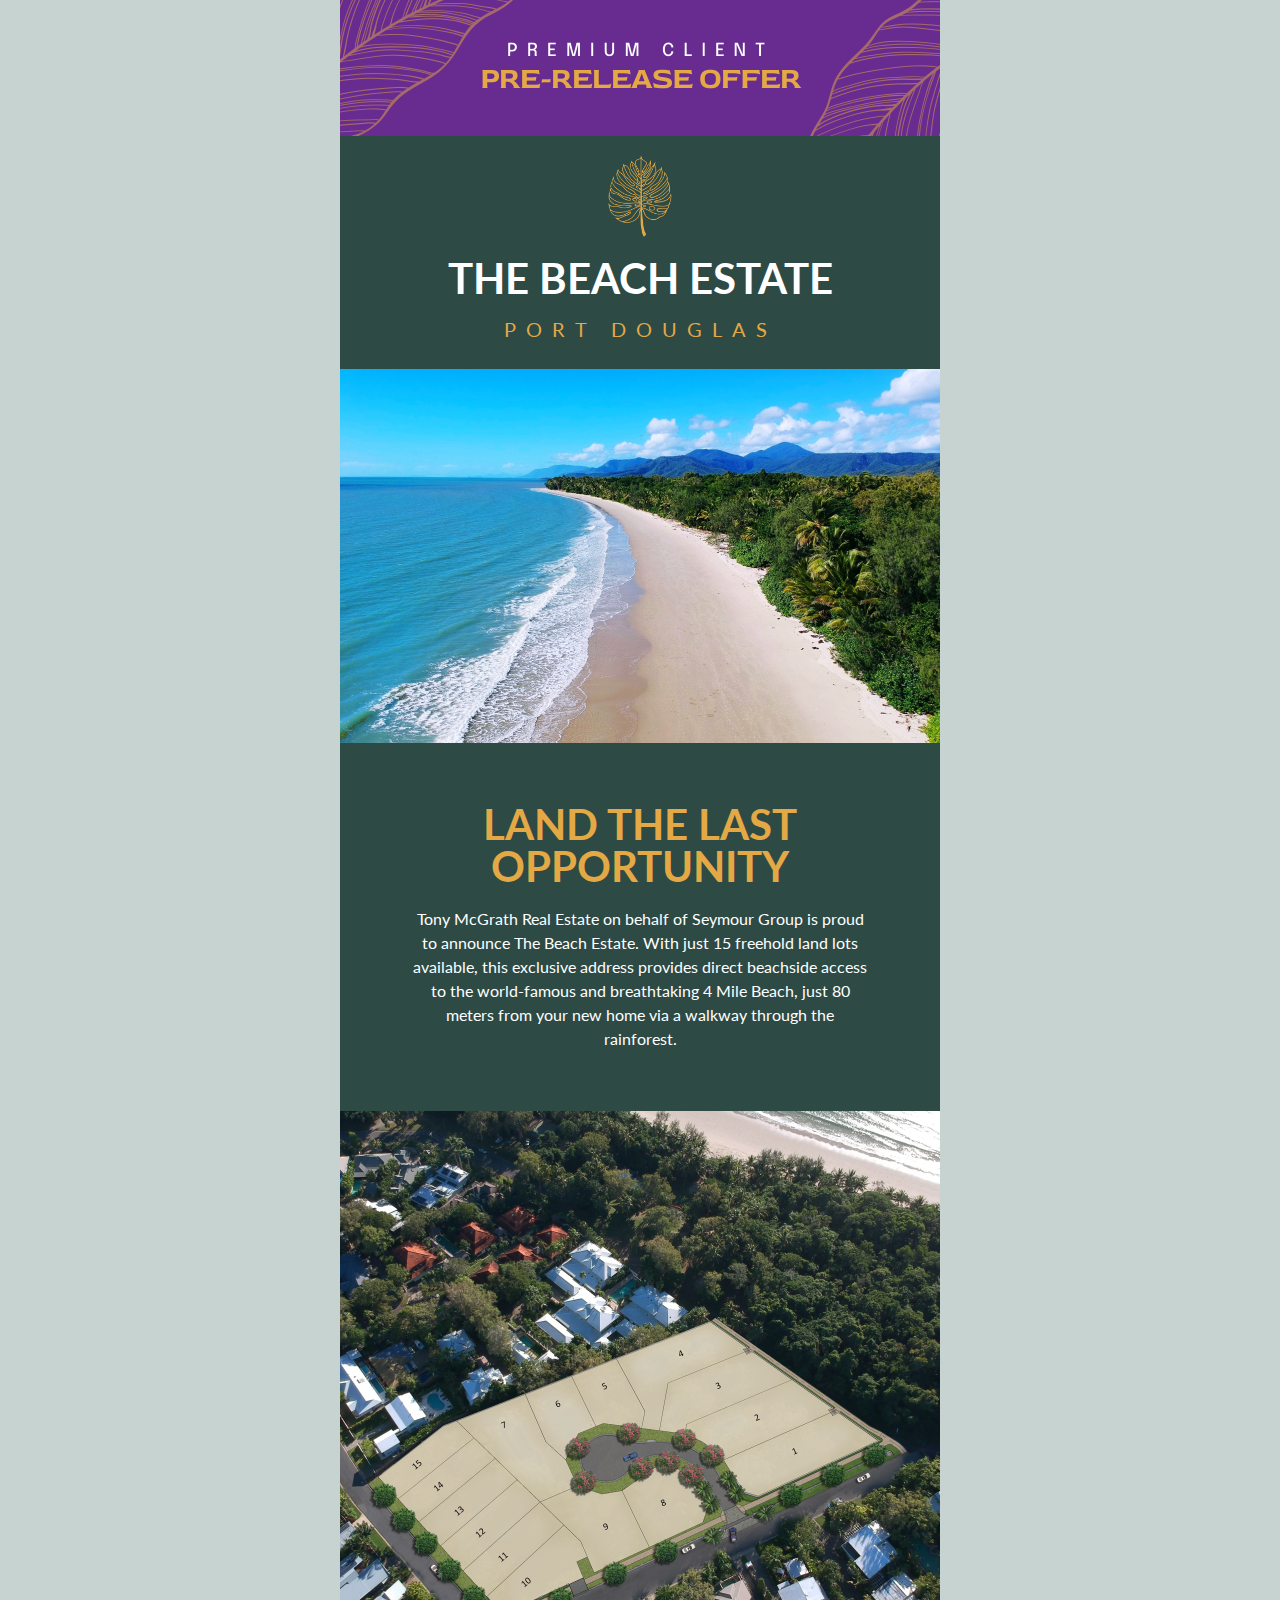
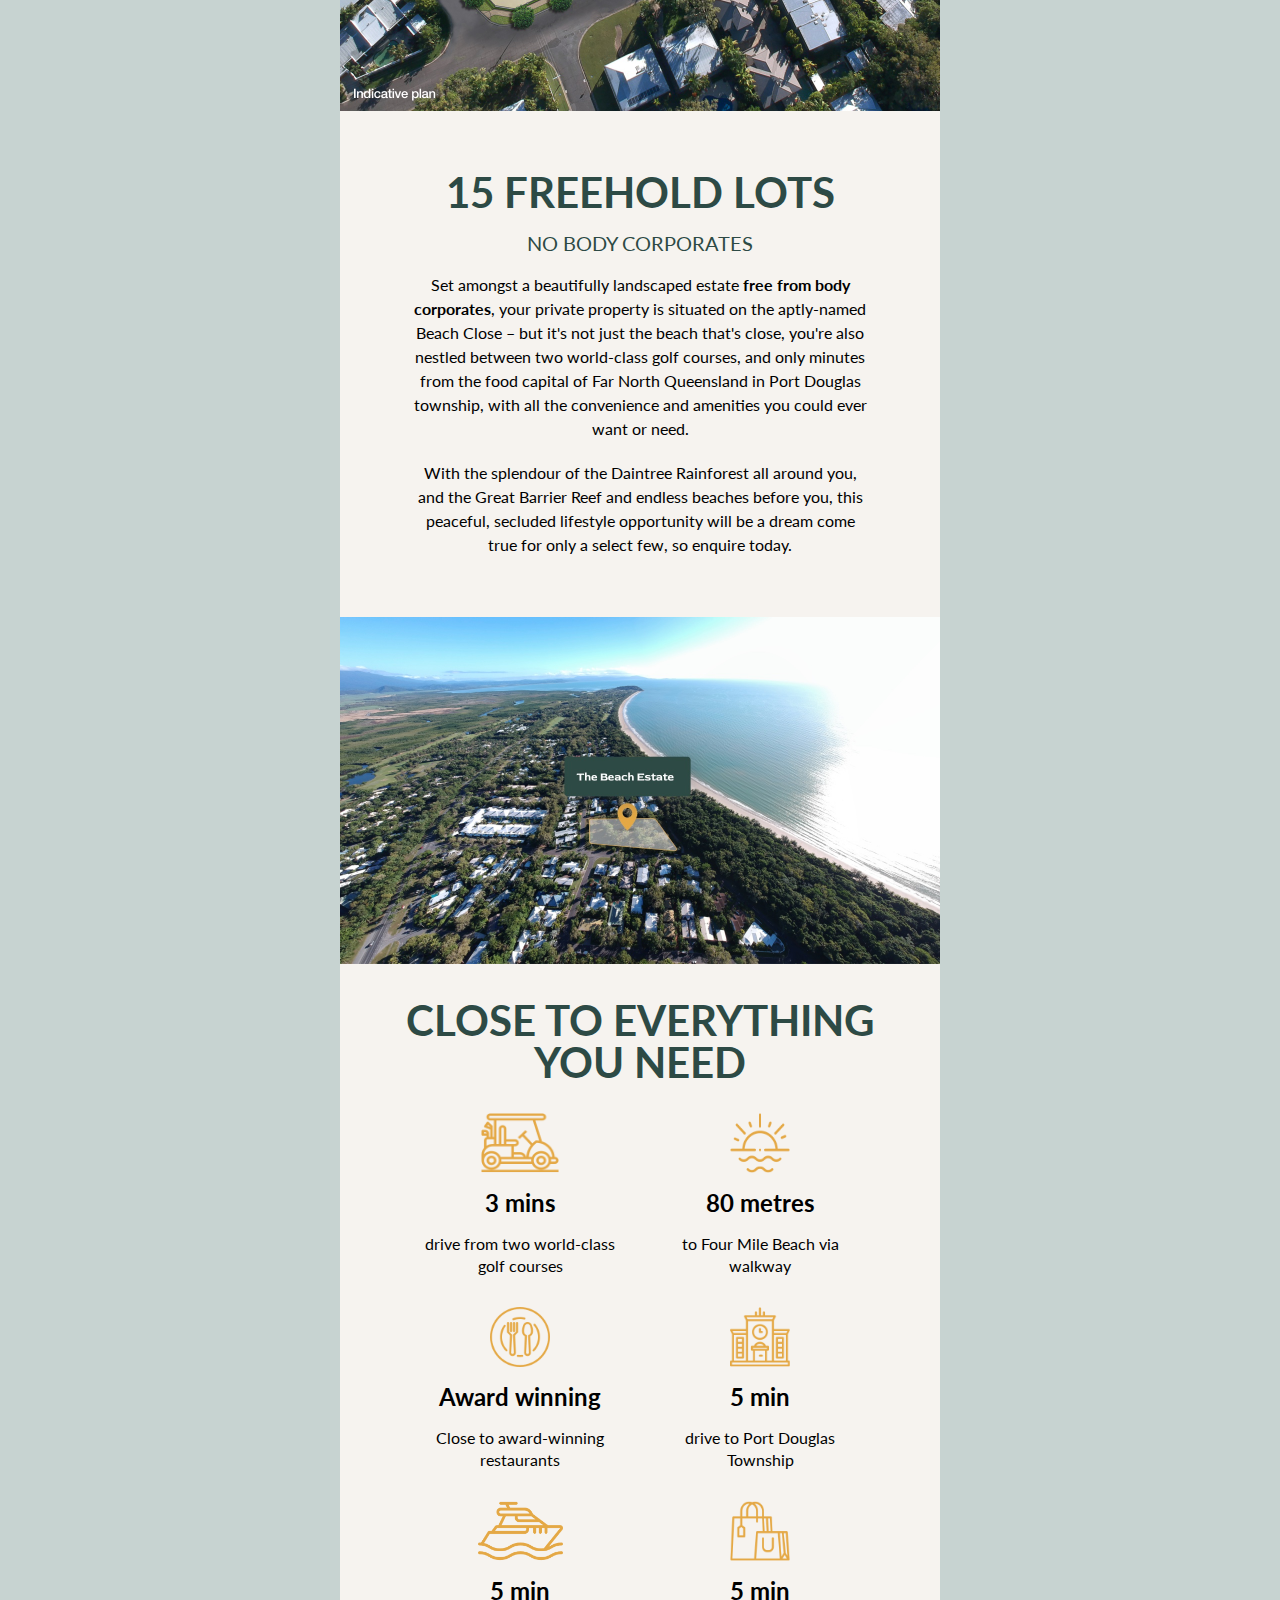
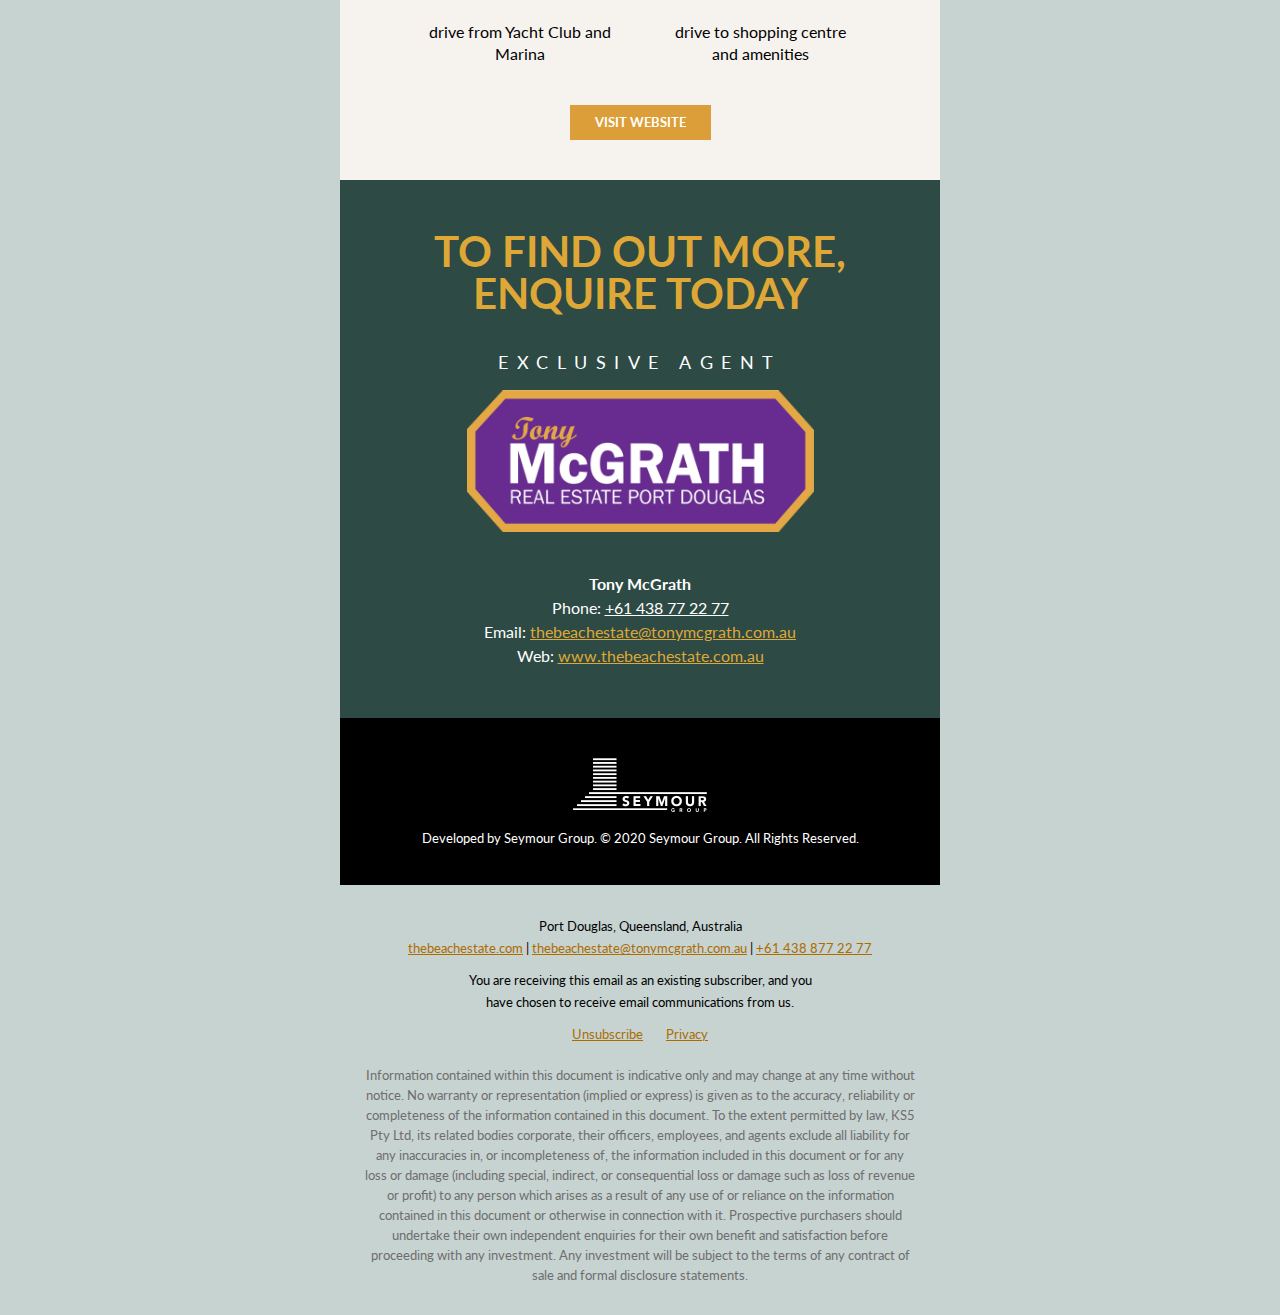
<file: index.html>
<!doctype html>
    <html xmlns="http://www.w3.org/1999/xhtml" xmlns:v="urn:schemas-microsoft-com:vml" xmlns:o="urn:schemas-microsoft-com:office:office">
      <head>
        <title>
          
        </title>
        <!--[if !mso]><!-- -->
        <meta http-equiv="X-UA-Compatible" content="IE=edge">
        <!--<![endif]-->
        <meta http-equiv="Content-Type" content="text/html; charset=UTF-8">
        <meta name="viewport" content="width=device-width, initial-scale=1">
        <style type="text/css">
          #outlook a { padding:0; }
          body { margin:0;padding:0;-webkit-text-size-adjust:100%;-ms-text-size-adjust:100%; }
          table, td { border-collapse:collapse;mso-table-lspace:0pt;mso-table-rspace:0pt; }
          img { border:0;height:auto;line-height:100%; outline:none;text-decoration:none;-ms-interpolation-mode:bicubic; }
          p { display:block;margin:13px 0; }
        </style>
        <!--[if mso]>
        <xml>
        <o:OfficeDocumentSettings>
          <o:AllowPNG/>
          <o:PixelsPerInch>96</o:PixelsPerInch>
        </o:OfficeDocumentSettings>
        </xml>
        <![endif]-->
        <!--[if lte mso 11]>
        <style type="text/css">
          .mj-outlook-group-fix { width:100% !important; }
        </style>
        <![endif]-->
        
      <!--[if !mso]><!-->
        <link href="https://fonts.googleapis.com/css?family=Lato:300,400,500,700" rel="stylesheet" type="text/css">
<link href="https://fonts.googleapis.com/css2?family=Lato:wght@400;700&display=swap" rel="stylesheet" type="text/css">
        <style type="text/css">
          @import url(https://fonts.googleapis.com/css?family=Lato:300,400,500,700);
@import url(https://fonts.googleapis.com/css2?family=Lato:wght@400;700&display=swap);
        </style>
      <!--<![endif]-->

    
        
    <style type="text/css">
      @media only screen and (min-width:480px) {
        .mj-column-per-100 { width:100% !important; max-width: 100%; }
.mj-column-per-40 { width:40% !important; max-width: 40%; }
      }
    </style>
    
  
        <style type="text/css">
        
        

    @media only screen and (max-width:480px) {
      table.mj-full-width-mobile { width: 100% !important; }
      td.mj-full-width-mobile { width: auto !important; }
    }
  
        </style>
        <style type="text/css">@media (max-width:680px) { 
        .title div {
          font-size:30px !important
        }
        .sub-title div {
          font-size:18px !important
        }
      }

      .inline-text div{
          white-space: nowrap;
      }

      @media (max-width:350px) { 
        .inline-text div{
          font-size: 14px !important;
        }
      }</style>
        
      </head>
      <body style="background-color:#C7D3D1;">
        
        
      <div
         style="background-color:#C7D3D1;"
      >
        <!-- Premium -->
      
      <!--[if mso | IE]>
      <table
         align="center" border="0" cellpadding="0" cellspacing="0" class="hero-header-outlook" style="width:600px;" width="600"
      >
        <tr>
          <td style="line-height:0px;font-size:0px;mso-line-height-rule:exactly;">
      <![endif]-->
    
      
      <div  class="hero-header" style="margin:0px auto;max-width:600px;">
        
        <table
           align="center" border="0" cellpadding="0" cellspacing="0" role="presentation" style="width:100%;"
        >
          <tbody>
            <tr>
              <td
                 style="direction:ltr;font-size:0px;padding:0;text-align:center;"
              >
                <!--[if mso | IE]>
                  <table role="presentation" border="0" cellpadding="0" cellspacing="0">
                
        <tr>
      
            <td
               class="" style="vertical-align:top;width:600px;"
            >
          <![endif]-->
            
      <div
         class="mj-column-per-100 mj-outlook-group-fix" style="font-size:0px;text-align:left;direction:ltr;display:inline-block;vertical-align:top;width:100%;"
      >
        
      <table
         border="0" cellpadding="0" cellspacing="0" role="presentation" width="100%"
      >
        <tbody>
          <tr>
            <td  style="vertical-align:top;padding:0;">
              
      <table
         border="0" cellpadding="0" cellspacing="0" role="presentation" style="" width="100%"
      >
        
            <tr>
              <td
                 align="center" style="font-size:0px;padding:0;word-break:break-word;"
              >
                
      <table
         border="0" cellpadding="0" cellspacing="0" role="presentation" style="border-collapse:collapse;border-spacing:0px;"
      >
        <tbody>
          <tr>
            <td  style="width:600px;">
              
      <img
         alt="banner premium client" height="auto" src="https://tomdevvn90.github.io/beach-estate-mail-template/assets/banner-premium-client.png" style="border:0;display:block;outline:none;text-decoration:none;height:auto;width:100%;font-size:13px;" title="banner premium client" width="600"
      />
    
            </td>
          </tr>
        </tbody>
      </table>
    
              </td>
            </tr>
          
      </table>
    
            </td>
          </tr>
        </tbody>
      </table>
    
      </div>
    
          <!--[if mso | IE]>
            </td>
          
        </tr>
      
                  </table>
                <![endif]-->
              </td>
            </tr>
          </tbody>
        </table>
        
      </div>
    
      
      <!--[if mso | IE]>
          </td>
        </tr>
      </table>
      <![endif]-->
    
    <!-- Brand -->
      
      <!--[if mso | IE]>
      <table
         align="center" border="0" cellpadding="0" cellspacing="0" class="" style="width:600px;" width="600"
      >
        <tr>
          <td style="line-height:0px;font-size:0px;mso-line-height-rule:exactly;">
      <![endif]-->
    
      
      <div  style="background:#2D4A45;background-color:#2D4A45;margin:0px auto;max-width:600px;">
        
        <table
           align="center" border="0" cellpadding="0" cellspacing="0" role="presentation" style="background:#2D4A45;background-color:#2D4A45;width:100%;"
        >
          <tbody>
            <tr>
              <td
                 style="direction:ltr;font-size:0px;padding:0;text-align:center;"
              >
                <!--[if mso | IE]>
                  <table role="presentation" border="0" cellpadding="0" cellspacing="0">
                
        <tr>
      
            <td
               class="" style="vertical-align:top;width:600px;"
            >
          <![endif]-->
            
      <div
         class="mj-column-per-100 mj-outlook-group-fix" style="font-size:0px;text-align:left;direction:ltr;display:inline-block;vertical-align:top;width:100%;"
      >
        
      <table
         border="0" cellpadding="0" cellspacing="0" role="presentation" width="100%"
      >
        <tbody>
          <tr>
            <td  style="vertical-align:top;padding:20px 0 20px;">
              
      <table
         border="0" cellpadding="0" cellspacing="0" role="presentation" style="" width="100%"
      >
        
            <tr>
              <td
                 align="center" style="font-size:0px;padding:0 0 10px 0;word-break:break-word;"
              >
                
      <table
         border="0" cellpadding="0" cellspacing="0" role="presentation" style="border-collapse:collapse;border-spacing:0px;"
      >
        <tbody>
          <tr>
            <td  style="width:64px;">
              
      <img
         alt="logo" height="auto" src="https://tomdevvn90.github.io/beach-estate-mail-template/assets/Branding/Palm-BRAND.png" style="border:0;display:block;outline:none;text-decoration:none;height:auto;width:100%;font-size:13px;" title="logo" width="64"
      />
    
            </td>
          </tr>
        </tbody>
      </table>
    
              </td>
            </tr>
          
            <tr>
              <td
                 align="center" class="title" style="font-size:0px;padding:10px 25px;word-break:break-word;"
              >
                
      <div
         style="font-family:Lato, Helvetica, Arial, sans-serif;font-size:42px;font-weight:700;line-height:1;text-align:center;text-transform:uppercase;color:white;"
      ><singleline label="The Beach Estate">The Beach Estate</singleline></div>
    
              </td>
            </tr>
          
            <tr>
              <td
                 align="center" class="sub-title" style="font-size:0px;padding:10px 25px;word-break:break-word;"
              >
                
      <div
         style="font-family:Lato, Helvetica, Arial, sans-serif;font-size:20px;letter-spacing:10px;line-height:1;text-align:center;text-transform:uppercase;color:#E4A845;"
      ><singleline label="Port Douglas">Port Douglas</singleline></div>
    
              </td>
            </tr>
          
      </table>
    
            </td>
          </tr>
        </tbody>
      </table>
    
      </div>
    
          <!--[if mso | IE]>
            </td>
          
        </tr>
      
                  </table>
                <![endif]-->
              </td>
            </tr>
          </tbody>
        </table>
        
      </div>
    
      
      <!--[if mso | IE]>
          </td>
        </tr>
      </table>
      <![endif]-->
    
    <!-- Image -->
      <!--[if mso | IE]>
        <table
           align="center" border="0" cellpadding="0" cellspacing="0" role="presentation" style="width:600px;" width="600"
        >
          <tr>
            <td  style="line-height:0;font-size:0;mso-line-height-rule:exactly;">
              <v:image
                 style="border:0;mso-position-horizontal:center;position:absolute;top:0;width:600px;z-index:-3;" xmlns:v="urn:schemas-microsoft-com:vml"
              />
      <![endif]-->
      <div
         style="margin:0 auto;max-width:600px;"
      >
        <table
           border="0" cellpadding="0" cellspacing="0" role="presentation" style="width:100%;"
        >
          <tr
             style="vertical-align:top;"
          >
            
          <td
             style="background:#ffffff;background-position:center center;background-repeat:no-repeat;padding:0;vertical-align:top;" height="0"
          >
            
      <!--[if mso | IE]>
        <table
           border="0" cellpadding="0" cellspacing="0" style="width:600px;" width="600"
        >
          <tr>
            <td  style="">
      <![endif]-->
      <div
         class="mj-hero-content" style="margin:0px auto;"
      >
        <table
           border="0" cellpadding="0" cellspacing="0" role="presentation" style="width:100%;margin:0px;"
        >
          <tr>
            <td  style="" >
              <table
                 border="0" cellpadding="0" cellspacing="0" role="presentation" style="width:100%;margin:0px;"
              >
                
                    <tr>
                      <td
                         align="center" style="font-size:0px;padding:0;word-break:break-word;"
                      >
                        
      <table
         border="0" cellpadding="0" cellspacing="0" role="presentation" style="border-collapse:collapse;border-spacing:0px;"
      >
        <tbody>
          <tr>
            <td  style="width:600px;">
              
      <img
         alt="beach image" height="auto" src="https://tomdevvn90.github.io/beach-estate-mail-template/assets/image-beach@2x.jpg" style="border:0;display:block;outline:none;text-decoration:none;height:auto;width:100%;font-size:13px;" title="beach image" width="600"
      />
    
            </td>
          </tr>
        </tbody>
      </table>
    
                      </td>
                    </tr>
                  
              </table>
            </td>
          </tr>
        </table>
      </div>
      <!--[if mso | IE]>
            </td>
          </tr>
        </table>
      <![endif]-->
    
          </td>
        
          </tr>
      </table>
    </div>
    <!--[if mso | IE]>
          </td>
        </tr>
      </table>
    <![endif]-->
    <!-- Introduction Text -->
      
      <!--[if mso | IE]>
      <table
         align="center" border="0" cellpadding="0" cellspacing="0" class="" style="width:600px;" width="600"
      >
        <tr>
          <td style="line-height:0px;font-size:0px;mso-line-height-rule:exactly;">
      <![endif]-->
    
      
      <div  style="background:#2D4A45;background-color:#2D4A45;margin:0px auto;max-width:600px;">
        
        <table
           align="center" border="0" cellpadding="0" cellspacing="0" role="presentation" style="background:#2D4A45;background-color:#2D4A45;width:100%;"
        >
          <tbody>
            <tr>
              <td
                 style="direction:ltr;font-size:0px;padding:50px 8%;text-align:center;"
              >
                <!--[if mso | IE]>
                  <table role="presentation" border="0" cellpadding="0" cellspacing="0">
                
        <tr>
      
            <td
               class="" style="vertical-align:top;width:584px;"
            >
          <![endif]-->
            
      <div
         class="mj-column-per-100 mj-outlook-group-fix" style="font-size:0px;text-align:left;direction:ltr;display:inline-block;vertical-align:top;width:100%;"
      >
        
      <table
         border="0" cellpadding="0" cellspacing="0" role="presentation" style="vertical-align:top;" width="100%"
      >
        
            <tr>
              <td
                 align="center" class="title" style="font-size:0px;padding:10px 25px;word-break:break-word;"
              >
                
      <div
         style="font-family:Lato, Helvetica, Arial, sans-serif;font-size:42px;font-weight:700;line-height:1;text-align:center;text-transform:uppercase;color:#E4A845;"
      ><singleline label="Land the last opportunity">Land the last opportunity</singleline></div>
    
              </td>
            </tr>
          
            <tr>
              <td
                 align="center" style="font-size:0px;padding:10px 25px;word-break:break-word;"
              >
                
      <div
         style="font-family:Lato, Helvetica, Arial, sans-serif;font-size:16px;line-height:24px;text-align:center;color:white;"
      ><multiline label="Tony McGrath Real Estate on behalf of Seymour Group is proud to announce The Beach Estate. With just 15 freehold land lots available, this exclusive address provides direct beachside access to the world-famous and breathtaking 4 Mile Beach, just 80 meters from your new home via a walkway through the rainforest.">Tony McGrath Real Estate on behalf of Seymour Group is proud to announce The Beach Estate. With just 15 freehold land lots available, this exclusive address provides direct beachside access to the world-famous and breathtaking 4 Mile Beach, just 80 meters from your new home via a walkway through the rainforest.</multiline></div>
    
              </td>
            </tr>
          
      </table>
    
      </div>
    
          <!--[if mso | IE]>
            </td>
          
        </tr>
      
                  </table>
                <![endif]-->
              </td>
            </tr>
          </tbody>
        </table>
        
      </div>
    
      
      <!--[if mso | IE]>
          </td>
        </tr>
      </table>
      <![endif]-->
    
    <!-- Image -->
      <!--[if mso | IE]>
        <table
           align="center" border="0" cellpadding="0" cellspacing="0" role="presentation" style="width:600px;" width="600"
        >
          <tr>
            <td  style="line-height:0;font-size:0;mso-line-height-rule:exactly;">
              <v:image
                 style="border:0;mso-position-horizontal:center;position:absolute;top:0;width:600px;z-index:-3;" xmlns:v="urn:schemas-microsoft-com:vml"
              />
      <![endif]-->
      <div
         style="margin:0 auto;max-width:600px;"
      >
        <table
           border="0" cellpadding="0" cellspacing="0" role="presentation" style="width:100%;"
        >
          <tr
             style="vertical-align:top;"
          >
            
          <td
             style="background:#ffffff;background-position:center center;background-repeat:no-repeat;padding:0;vertical-align:top;" height="0"
          >
            
      <!--[if mso | IE]>
        <table
           border="0" cellpadding="0" cellspacing="0" style="width:600px;" width="600"
        >
          <tr>
            <td  style="">
      <![endif]-->
      <div
         class="mj-hero-content" style="margin:0px auto;"
      >
        <table
           border="0" cellpadding="0" cellspacing="0" role="presentation" style="width:100%;margin:0px;"
        >
          <tr>
            <td  style="" >
              <table
                 border="0" cellpadding="0" cellspacing="0" role="presentation" style="width:100%;margin:0px;"
              >
                
                    <tr>
                      <td
                         align="center" style="font-size:0px;padding:0;word-break:break-word;"
                      >
                        
      <table
         border="0" cellpadding="0" cellspacing="0" role="presentation" style="border-collapse:collapse;border-spacing:0px;"
      >
        <tbody>
          <tr>
            <td  style="width:600px;">
              
      <img
         alt="lots" height="auto" src="https://tomdevvn90.github.io/beach-estate-mail-template/assets/image-lots@2x.jpg" style="border:0;display:block;outline:none;text-decoration:none;height:auto;width:100%;font-size:13px;" title="lots" width="600"
      />
    
            </td>
          </tr>
        </tbody>
      </table>
    
                      </td>
                    </tr>
                  
              </table>
            </td>
          </tr>
        </table>
      </div>
      <!--[if mso | IE]>
            </td>
          </tr>
        </table>
      <![endif]-->
    
          </td>
        
          </tr>
      </table>
    </div>
    <!--[if mso | IE]>
          </td>
        </tr>
      </table>
    <![endif]-->
    <!-- Text -->
      
      <!--[if mso | IE]>
      <table
         align="center" border="0" cellpadding="0" cellspacing="0" class="" style="width:600px;" width="600"
      >
        <tr>
          <td style="line-height:0px;font-size:0px;mso-line-height-rule:exactly;">
      <![endif]-->
    
      
      <div  style="background:#F6F3EF;background-color:#F6F3EF;margin:0px auto;max-width:600px;">
        
        <table
           align="center" border="0" cellpadding="0" cellspacing="0" role="presentation" style="background:#F6F3EF;background-color:#F6F3EF;width:100%;"
        >
          <tbody>
            <tr>
              <td
                 style="direction:ltr;font-size:0px;padding:50px 8%;text-align:center;"
              >
                <!--[if mso | IE]>
                  <table role="presentation" border="0" cellpadding="0" cellspacing="0">
                
        <tr>
      
            <td
               class="" style="vertical-align:top;width:584px;"
            >
          <![endif]-->
            
      <div
         class="mj-column-per-100 mj-outlook-group-fix" style="font-size:0px;text-align:left;direction:ltr;display:inline-block;vertical-align:top;width:100%;"
      >
        
      <table
         border="0" cellpadding="0" cellspacing="0" role="presentation" style="vertical-align:top;" width="100%"
      >
        
            <tr>
              <td
                 align="center" class="title" style="font-size:0px;padding:10px 25px;word-break:break-word;"
              >
                
      <div
         style="font-family:Lato, Helvetica, Arial, sans-serif;font-size:42px;font-weight:bold;line-height:1;text-align:center;text-transform:uppercase;color:#2D4A45;"
      ><singleline label="15 FREEHOLD LOTS">15 FREEHOLD LOTS</singleline></div>
    
              </td>
            </tr>
          
            <tr>
              <td
                 align="center" class="sub-title" style="font-size:0px;padding:10px 25px;word-break:break-word;"
              >
                
      <div
         style="font-family:Lato, Helvetica, Arial, sans-serif;font-size:20px;line-height:1;text-align:center;text-transform:uppercase;color:#2D4A45;"
      ><singleline label="NO BODY CORPORATES">NO BODY CORPORATES</singleline></div>
    
              </td>
            </tr>
          
            <tr>
              <td
                 align="center" style="font-size:0px;padding:10px 25px;word-break:break-word;"
              >
                
      <div
         style="font-family:Lato, Helvetica, Arial, sans-serif;font-size:16px;line-height:24px;text-align:center;color:black;"
      ><multiline>Set amongst a beautifully landscaped estate <b>free from body corporates</b>, your private property is situated on the aptly-named Beach Close – but it's not just the beach that's close, you're also nestled between two world-class golf courses, and only minutes from the food capital of Far North Queensland in Port Douglas township, with all the convenience and amenities you could ever want or need.</multiline></div>
    
              </td>
            </tr>
          
            <tr>
              <td
                 align="center" style="font-size:0px;padding:10px 25px;word-break:break-word;"
              >
                
      <div
         style="font-family:Lato, Helvetica, Arial, sans-serif;font-size:16px;line-height:24px;text-align:center;color:black;"
      ><multiline>With the splendour of the Daintree Rainforest all around you, and the Great Barrier Reef and endless beaches before you, this peaceful, secluded lifestyle opportunity will be a dream come true for only a select few, so enquire today.</multiline></div>
    
              </td>
            </tr>
          
      </table>
    
      </div>
    
          <!--[if mso | IE]>
            </td>
          
        </tr>
      
                  </table>
                <![endif]-->
              </td>
            </tr>
          </tbody>
        </table>
        
      </div>
    
      
      <!--[if mso | IE]>
          </td>
        </tr>
      </table>
      <![endif]-->
    
    <!-- Image -->
      <!--[if mso | IE]>
        <table
           align="center" border="0" cellpadding="0" cellspacing="0" role="presentation" style="width:600px;" width="600"
        >
          <tr>
            <td  style="line-height:0;font-size:0;mso-line-height-rule:exactly;">
              <v:image
                 style="border:0;mso-position-horizontal:center;position:absolute;top:0;width:600px;z-index:-3;" xmlns:v="urn:schemas-microsoft-com:vml"
              />
      <![endif]-->
      <div
         style="margin:0 auto;max-width:600px;"
      >
        <table
           border="0" cellpadding="0" cellspacing="0" role="presentation" style="width:100%;"
        >
          <tr
             style="vertical-align:top;"
          >
            
          <td
             style="background:#ffffff;background-position:center center;background-repeat:no-repeat;padding:0;vertical-align:top;" height="0"
          >
            
      <!--[if mso | IE]>
        <table
           border="0" cellpadding="0" cellspacing="0" style="width:600px;" width="600"
        >
          <tr>
            <td  style="">
      <![endif]-->
      <div
         class="mj-hero-content" style="margin:0px auto;"
      >
        <table
           border="0" cellpadding="0" cellspacing="0" role="presentation" style="width:100%;margin:0px;"
        >
          <tr>
            <td  style="" >
              <table
                 border="0" cellpadding="0" cellspacing="0" role="presentation" style="width:100%;margin:0px;"
              >
                
                    <tr>
                      <td
                         align="center" style="font-size:0px;padding:0;word-break:break-word;"
                      >
                        
      <table
         border="0" cellpadding="0" cellspacing="0" role="presentation" style="border-collapse:collapse;border-spacing:0px;"
      >
        <tbody>
          <tr>
            <td  style="width:600px;">
              
      <img
         alt="location" height="auto" src="https://tomdevvn90.github.io/beach-estate-mail-template/assets/image-location@2x.jpg" style="border:0;display:block;outline:none;text-decoration:none;height:auto;width:100%;font-size:13px;" title="location" width="600"
      />
    
            </td>
          </tr>
        </tbody>
      </table>
    
                      </td>
                    </tr>
                  
              </table>
            </td>
          </tr>
        </table>
      </div>
      <!--[if mso | IE]>
            </td>
          </tr>
        </table>
      <![endif]-->
    
          </td>
        
          </tr>
      </table>
    </div>
    <!--[if mso | IE]>
          </td>
        </tr>
      </table>
    <![endif]-->
    <!-- Feature -->
      
      <!--[if mso | IE]>
      <table
         align="center" border="0" cellpadding="0" cellspacing="0" class="" style="width:600px;" width="600"
      >
        <tr>
          <td style="line-height:0px;font-size:0px;mso-line-height-rule:exactly;">
      <![endif]-->
    
      
      <div  style="background:#F6F3EF;background-color:#F6F3EF;margin:0px auto;max-width:600px;">
        
        <table
           align="center" border="0" cellpadding="0" cellspacing="0" role="presentation" style="background:#F6F3EF;background-color:#F6F3EF;width:100%;"
        >
          <tbody>
            <tr>
              <td
                 style="direction:ltr;font-size:0px;padding:25px 0 0;text-align:center;"
              >
                <!--[if mso | IE]>
                  <table role="presentation" border="0" cellpadding="0" cellspacing="0">
                
        <tr>
      
            <td
               class="" style="vertical-align:top;width:600px;"
            >
          <![endif]-->
            
      <div
         class="mj-column-per-100 mj-outlook-group-fix" style="font-size:0px;text-align:left;direction:ltr;display:inline-block;vertical-align:top;width:100%;"
      >
        
      <table
         border="0" cellpadding="0" cellspacing="0" role="presentation" style="vertical-align:top;" width="100%"
      >
        
            <tr>
              <td
                 align="center" class="title" style="font-size:0px;padding:10px 25px;word-break:break-word;"
              >
                
      <div
         style="font-family:Lato, Helvetica, Arial, sans-serif;font-size:42px;font-weight:bold;line-height:1;text-align:center;text-transform:uppercase;color:#2D4A45;"
      ><singleline label="Close to everything you need">Close to everything you need</singleline></div>
    
              </td>
            </tr>
          
      </table>
    
      </div>
    
          <!--[if mso | IE]>
            </td>
          
        </tr>
      
                  </table>
                <![endif]-->
              </td>
            </tr>
          </tbody>
        </table>
        
      </div>
    
      
      <!--[if mso | IE]>
          </td>
        </tr>
      </table>
      
      <table
         align="center" border="0" cellpadding="0" cellspacing="0" class="" style="width:600px;" width="600"
      >
        <tr>
          <td style="line-height:0px;font-size:0px;mso-line-height-rule:exactly;">
      <![endif]-->
    
      
      <div  style="background:#F6F3EF;background-color:#F6F3EF;margin:0px auto;max-width:600px;">
        
        <table
           align="center" border="0" cellpadding="0" cellspacing="0" role="presentation" style="background:#F6F3EF;background-color:#F6F3EF;width:100%;"
        >
          <tbody>
            <tr>
              <td
                 style="direction:ltr;font-size:0px;padding:10px 0 0;text-align:center;"
              >
                <!--[if mso | IE]>
                  <table role="presentation" border="0" cellpadding="0" cellspacing="0">
                
        <tr>
      
            <td
               class="" style="vertical-align:top;width:240px;"
            >
          <![endif]-->
            
      <div
         class="mj-column-per-40 mj-outlook-group-fix" style="font-size:0px;text-align:left;direction:ltr;display:inline-block;vertical-align:top;width:100%;"
      >
        
      <table
         border="0" cellpadding="0" cellspacing="0" role="presentation" style="vertical-align:top;" width="100%"
      >
        
            <tr>
              <td
                 align="center" style="font-size:0px;padding:10px 25px;word-break:break-word;"
              >
                
      <table
         border="0" cellpadding="0" cellspacing="0" role="presentation" style="border-collapse:collapse;border-spacing:0px;"
      >
        <tbody>
          <tr>
            <td  style="width:78px;">
              
      <img
         alt="golf" height="60" src="https://tomdevvn90.github.io/beach-estate-mail-template/assets/Icons/64px-Golf@2x.png" style="border:0;display:block;outline:none;text-decoration:none;height:60px;width:100%;font-size:13px;" title="golf" width="78"
      />
    
            </td>
          </tr>
        </tbody>
      </table>
    
              </td>
            </tr>
          
            <tr>
              <td
                 align="center" style="font-size:0px;padding:10px 25px;word-break:break-word;"
              >
                
      <div
         style="font-family:Lato, Helvetica, Arial, sans-serif;font-size:24px;font-weight:bold;line-height:20px;text-align:center;color:black;"
      ><singleline label="3 mins">3 mins</singleline></div>
    
              </td>
            </tr>
          
            <tr>
              <td
                 align="center" style="font-size:0px;padding:10px 25px;word-break:break-word;"
              >
                
      <div
         style="font-family:Lato, Helvetica, Arial, sans-serif;font-size:16px;line-height:22px;text-align:center;color:black;"
      ><multiline>drive from two world-class golf courses</multiline></div>
    
              </td>
            </tr>
          
      </table>
    
      </div>
    
          <!--[if mso | IE]>
            </td>
          
            <td
               class="" style="vertical-align:top;width:240px;"
            >
          <![endif]-->
            
      <div
         class="mj-column-per-40 mj-outlook-group-fix" style="font-size:0px;text-align:left;direction:ltr;display:inline-block;vertical-align:top;width:100%;"
      >
        
      <table
         border="0" cellpadding="0" cellspacing="0" role="presentation" style="vertical-align:top;" width="100%"
      >
        
            <tr>
              <td
                 align="center" style="font-size:0px;padding:10px 25px;word-break:break-word;"
              >
                
      <table
         border="0" cellpadding="0" cellspacing="0" role="presentation" style="border-collapse:collapse;border-spacing:0px;"
      >
        <tbody>
          <tr>
            <td  style="width:60px;">
              
      <img
         alt="sunset" height="60" src="https://tomdevvn90.github.io/beach-estate-mail-template/assets/Icons/64px-Sunset@2x.png" style="border:0;display:block;outline:none;text-decoration:none;height:60px;width:100%;font-size:13px;" title="sunset" width="60"
      />
    
            </td>
          </tr>
        </tbody>
      </table>
    
              </td>
            </tr>
          
            <tr>
              <td
                 align="center" style="font-size:0px;padding:10px 25px;word-break:break-word;"
              >
                
      <div
         style="font-family:Lato, Helvetica, Arial, sans-serif;font-size:24px;font-weight:bold;line-height:20px;text-align:center;color:black;"
      ><singleline label="80 metres">80 metres</singleline></div>
    
              </td>
            </tr>
          
            <tr>
              <td
                 align="center" style="font-size:0px;padding:10px 25px;word-break:break-word;"
              >
                
      <div
         style="font-family:Lato, Helvetica, Arial, sans-serif;font-size:16px;line-height:22px;text-align:center;color:black;"
      ><multiline>to Four Mile Beach via walkway</multiline></div>
    
              </td>
            </tr>
          
      </table>
    
      </div>
    
          <!--[if mso | IE]>
            </td>
          
        </tr>
      
                  </table>
                <![endif]-->
              </td>
            </tr>
          </tbody>
        </table>
        
      </div>
    
      
      <!--[if mso | IE]>
          </td>
        </tr>
      </table>
      
      <table
         align="center" border="0" cellpadding="0" cellspacing="0" class="" style="width:600px;" width="600"
      >
        <tr>
          <td style="line-height:0px;font-size:0px;mso-line-height-rule:exactly;">
      <![endif]-->
    
      
      <div  style="background:#F6F3EF;background-color:#F6F3EF;margin:0px auto;max-width:600px;">
        
        <table
           align="center" border="0" cellpadding="0" cellspacing="0" role="presentation" style="background:#F6F3EF;background-color:#F6F3EF;width:100%;"
        >
          <tbody>
            <tr>
              <td
                 style="direction:ltr;font-size:0px;padding:10px 0 0;text-align:center;"
              >
                <!--[if mso | IE]>
                  <table role="presentation" border="0" cellpadding="0" cellspacing="0">
                
        <tr>
      
            <td
               class="" style="vertical-align:top;width:240px;"
            >
          <![endif]-->
            
      <div
         class="mj-column-per-40 mj-outlook-group-fix" style="font-size:0px;text-align:left;direction:ltr;display:inline-block;vertical-align:top;width:100%;"
      >
        
      <table
         border="0" cellpadding="0" cellspacing="0" role="presentation" style="vertical-align:top;" width="100%"
      >
        
            <tr>
              <td
                 align="center" style="font-size:0px;padding:10px 25px;word-break:break-word;"
              >
                
      <table
         border="0" cellpadding="0" cellspacing="0" role="presentation" style="border-collapse:collapse;border-spacing:0px;"
      >
        <tbody>
          <tr>
            <td  style="width:60px;">
              
      <img
         alt="plate" height="60" src="https://tomdevvn90.github.io/beach-estate-mail-template/assets/Icons/64px-Plate@2x.png" style="border:0;display:block;outline:none;text-decoration:none;height:60px;width:100%;font-size:13px;" title="plate" width="60"
      />
    
            </td>
          </tr>
        </tbody>
      </table>
    
              </td>
            </tr>
          
            <tr>
              <td
                 align="center" style="font-size:0px;padding:10px 25px;word-break:break-word;"
              >
                
      <div
         style="font-family:Lato, Helvetica, Arial, sans-serif;font-size:24px;font-weight:bold;line-height:20px;text-align:center;color:black;"
      ><singleline label="Award winning">Award winning</singleline></div>
    
              </td>
            </tr>
          
            <tr>
              <td
                 align="center" style="font-size:0px;padding:10px 25px;word-break:break-word;"
              >
                
      <div
         style="font-family:Lato, Helvetica, Arial, sans-serif;font-size:16px;line-height:22px;text-align:center;color:black;"
      ><multiline>Close to award-winning restaurants</multiline></div>
    
              </td>
            </tr>
          
      </table>
    
      </div>
    
          <!--[if mso | IE]>
            </td>
          
            <td
               class="" style="vertical-align:top;width:240px;"
            >
          <![endif]-->
            
      <div
         class="mj-column-per-40 mj-outlook-group-fix" style="font-size:0px;text-align:left;direction:ltr;display:inline-block;vertical-align:top;width:100%;"
      >
        
      <table
         border="0" cellpadding="0" cellspacing="0" role="presentation" style="vertical-align:top;" width="100%"
      >
        
            <tr>
              <td
                 align="center" style="font-size:0px;padding:10px 25px;word-break:break-word;"
              >
                
      <table
         border="0" cellpadding="0" cellspacing="0" role="presentation" style="border-collapse:collapse;border-spacing:0px;"
      >
        <tbody>
          <tr>
            <td  style="width:60px;">
              
      <img
         alt="Townhall" height="60" src="https://tomdevvn90.github.io/beach-estate-mail-template/assets/Icons/64px-Townhall@2x.png" style="border:0;display:block;outline:none;text-decoration:none;height:60px;width:100%;font-size:13px;" title="Townhall" width="60"
      />
    
            </td>
          </tr>
        </tbody>
      </table>
    
              </td>
            </tr>
          
            <tr>
              <td
                 align="center" style="font-size:0px;padding:10px 25px;word-break:break-word;"
              >
                
      <div
         style="font-family:Lato, Helvetica, Arial, sans-serif;font-size:24px;font-weight:bold;line-height:20px;text-align:center;color:black;"
      ><singleline label="5 min">5 min</singleline></div>
    
              </td>
            </tr>
          
            <tr>
              <td
                 align="center" style="font-size:0px;padding:10px 25px;word-break:break-word;"
              >
                
      <div
         style="font-family:Lato, Helvetica, Arial, sans-serif;font-size:16px;line-height:22px;text-align:center;color:black;"
      ><multiline>drive to Port Douglas Township</multiline></div>
    
              </td>
            </tr>
          
      </table>
    
      </div>
    
          <!--[if mso | IE]>
            </td>
          
        </tr>
      
                  </table>
                <![endif]-->
              </td>
            </tr>
          </tbody>
        </table>
        
      </div>
    
      
      <!--[if mso | IE]>
          </td>
        </tr>
      </table>
      
      <table
         align="center" border="0" cellpadding="0" cellspacing="0" class="" style="width:600px;" width="600"
      >
        <tr>
          <td style="line-height:0px;font-size:0px;mso-line-height-rule:exactly;">
      <![endif]-->
    
      
      <div  style="background:#F6F3EF;background-color:#F6F3EF;margin:0px auto;max-width:600px;">
        
        <table
           align="center" border="0" cellpadding="0" cellspacing="0" role="presentation" style="background:#F6F3EF;background-color:#F6F3EF;width:100%;"
        >
          <tbody>
            <tr>
              <td
                 style="direction:ltr;font-size:0px;padding:10px 0 0;text-align:center;"
              >
                <!--[if mso | IE]>
                  <table role="presentation" border="0" cellpadding="0" cellspacing="0">
                
        <tr>
      
            <td
               class="" style="vertical-align:top;width:240px;"
            >
          <![endif]-->
            
      <div
         class="mj-column-per-40 mj-outlook-group-fix" style="font-size:0px;text-align:left;direction:ltr;display:inline-block;vertical-align:top;width:100%;"
      >
        
      <table
         border="0" cellpadding="0" cellspacing="0" role="presentation" style="vertical-align:top;" width="100%"
      >
        
            <tr>
              <td
                 align="center" style="font-size:0px;padding:10px 25px;word-break:break-word;"
              >
                
      <table
         border="0" cellpadding="0" cellspacing="0" role="presentation" style="border-collapse:collapse;border-spacing:0px;"
      >
        <tbody>
          <tr>
            <td  style="width:85px;">
              
      <img
         alt="Boat" height="60" src="https://tomdevvn90.github.io/beach-estate-mail-template/assets/Icons/64px-Boat@2x.png" style="border:0;display:block;outline:none;text-decoration:none;height:60px;width:100%;font-size:13px;" title="Boat" width="85"
      />
    
            </td>
          </tr>
        </tbody>
      </table>
    
              </td>
            </tr>
          
            <tr>
              <td
                 align="center" style="font-size:0px;padding:10px 25px;word-break:break-word;"
              >
                
      <div
         style="font-family:Lato, Helvetica, Arial, sans-serif;font-size:24px;font-weight:bold;line-height:20px;text-align:center;color:black;"
      ><singleline label="5 min">5 min</singleline></div>
    
              </td>
            </tr>
          
            <tr>
              <td
                 align="center" style="font-size:0px;padding:10px 25px;word-break:break-word;"
              >
                
      <div
         style="font-family:Lato, Helvetica, Arial, sans-serif;font-size:16px;line-height:22px;text-align:center;color:black;"
      ><multiline>drive from Yacht Club and Marina</multiline></div>
    
              </td>
            </tr>
          
      </table>
    
      </div>
    
          <!--[if mso | IE]>
            </td>
          
            <td
               class="" style="vertical-align:top;width:240px;"
            >
          <![endif]-->
            
      <div
         class="mj-column-per-40 mj-outlook-group-fix" style="font-size:0px;text-align:left;direction:ltr;display:inline-block;vertical-align:top;width:100%;"
      >
        
      <table
         border="0" cellpadding="0" cellspacing="0" role="presentation" style="vertical-align:top;" width="100%"
      >
        
            <tr>
              <td
                 align="center" style="font-size:0px;padding:10px 25px;word-break:break-word;"
              >
                
      <table
         border="0" cellpadding="0" cellspacing="0" role="presentation" style="border-collapse:collapse;border-spacing:0px;"
      >
        <tbody>
          <tr>
            <td  style="width:60px;">
              
      <img
         alt="Shopping" height="60" src="https://tomdevvn90.github.io/beach-estate-mail-template/assets/Icons/64px-Shopping@2x.png" style="border:0;display:block;outline:none;text-decoration:none;height:60px;width:100%;font-size:13px;" title="Shopping" width="60"
      />
    
            </td>
          </tr>
        </tbody>
      </table>
    
              </td>
            </tr>
          
            <tr>
              <td
                 align="center" style="font-size:0px;padding:10px 25px;word-break:break-word;"
              >
                
      <div
         style="font-family:Lato, Helvetica, Arial, sans-serif;font-size:24px;font-weight:bold;line-height:20px;text-align:center;color:black;"
      ><singleline label="5 min">5 min</singleline></div>
    
              </td>
            </tr>
          
            <tr>
              <td
                 align="center" style="font-size:0px;padding:10px 25px;word-break:break-word;"
              >
                
      <div
         style="font-family:Lato, Helvetica, Arial, sans-serif;font-size:16px;line-height:22px;text-align:center;color:black;"
      ><multiline>drive to shopping centre and amenities</multiline></div>
    
              </td>
            </tr>
          
      </table>
    
      </div>
    
          <!--[if mso | IE]>
            </td>
          
        </tr>
      
                  </table>
                <![endif]-->
              </td>
            </tr>
          </tbody>
        </table>
        
      </div>
    
      
      <!--[if mso | IE]>
          </td>
        </tr>
      </table>
      
      <table
         align="center" border="0" cellpadding="0" cellspacing="0" class="" style="width:600px;" width="600"
      >
        <tr>
          <td style="line-height:0px;font-size:0px;mso-line-height-rule:exactly;">
      <![endif]-->
    
      
      <div  style="background:#F6F3EF;background-color:#F6F3EF;margin:0px auto;max-width:600px;">
        
        <table
           align="center" border="0" cellpadding="0" cellspacing="0" role="presentation" style="background:#F6F3EF;background-color:#F6F3EF;width:100%;"
        >
          <tbody>
            <tr>
              <td
                 style="direction:ltr;font-size:0px;padding:20px 0;text-align:center;"
              >
                <!--[if mso | IE]>
                  <table role="presentation" border="0" cellpadding="0" cellspacing="0">
                
        <tr>
      
            <td
               class="" style="vertical-align:top;width:600px;"
            >
          <![endif]-->
            
      <div
         class="mj-column-per-100 mj-outlook-group-fix" style="font-size:0px;text-align:left;direction:ltr;display:inline-block;vertical-align:top;width:100%;"
      >
        
      <table
         border="0" cellpadding="0" cellspacing="0" role="presentation" style="vertical-align:top;" width="100%"
      >
        
            <tr>
              <td
                 align="center" vertical-align="middle" style="font-size:0px;padding:10px 25px;word-break:break-word;"
              >
                
      <table
         border="0" cellpadding="0" cellspacing="0" role="presentation" style="border-collapse:separate;line-height:100%;"
      >
        <tr>
          <td
             align="center" bgcolor="#DC9E38" role="presentation" style="border:none;border-radius:0px;cursor:auto;mso-padding-alt:10px 25px;background:#DC9E38;" valign="middle"
          >
            <a
               href="https://www.thebeachestate.com/" style="display:inline-block;background:#DC9E38;color:white;font-family:Lato, Helvetica, Arial, sans-serif;font-size:13px;font-weight:700;line-height:120%;margin:0;text-decoration:none;text-transform:uppercase;padding:10px 25px;mso-padding-alt:0px;border-radius:0px;" target="_blank"
            >
              Visit website
            </a>
          </td>
        </tr>
      </table>
    
              </td>
            </tr>
          
            <tr>
              <td
                 style="font-size:0px;word-break:break-word;"
              >
                
      
    <!--[if mso | IE]>
    
        <table role="presentation" border="0" cellpadding="0" cellspacing="0"><tr><td height="10" style="vertical-align:top;height:10px;">
      
    <![endif]-->
  
      <div
         style="height:10px;"
      >
        &nbsp;
      </div>
      
    <!--[if mso | IE]>
    
        </td></tr></table>
      
    <![endif]-->
  
    
              </td>
            </tr>
          
      </table>
    
      </div>
    
          <!--[if mso | IE]>
            </td>
          
        </tr>
      
                  </table>
                <![endif]-->
              </td>
            </tr>
          </tbody>
        </table>
        
      </div>
    
      
      <!--[if mso | IE]>
          </td>
        </tr>
      </table>
      <![endif]-->
    
    <!-- Contact -->
      
      <!--[if mso | IE]>
      <table
         align="center" border="0" cellpadding="0" cellspacing="0" class="" style="width:600px;" width="600"
      >
        <tr>
          <td style="line-height:0px;font-size:0px;mso-line-height-rule:exactly;">
      <![endif]-->
    
      
      <div  style="background:#2D4A45;background-color:#2D4A45;margin:0px auto;max-width:600px;">
        
        <table
           align="center" border="0" cellpadding="0" cellspacing="0" role="presentation" style="background:#2D4A45;background-color:#2D4A45;width:100%;"
        >
          <tbody>
            <tr>
              <td
                 style="direction:ltr;font-size:0px;padding:40px 0;text-align:center;"
              >
                <!--[if mso | IE]>
                  <table role="presentation" border="0" cellpadding="0" cellspacing="0">
                
        <tr>
      
            <td
               class="" style="vertical-align:top;width:600px;"
            >
          <![endif]-->
            
      <div
         class="mj-column-per-100 mj-outlook-group-fix" style="font-size:0px;text-align:left;direction:ltr;display:inline-block;vertical-align:top;width:100%;"
      >
        
      <table
         border="0" cellpadding="0" cellspacing="0" role="presentation" style="vertical-align:top;" width="100%"
      >
        
            <tr>
              <td
                 align="center" class="title" style="font-size:0px;padding:10px 25px;word-break:break-word;"
              >
                
      <div
         style="font-family:Lato, Helvetica, Arial, sans-serif;font-size:42px;font-weight:bold;line-height:1;text-align:center;text-transform:uppercase;color:#DFA836;"
      ><multiline label="To find out more, enquire today">To find out more, enquire today</multiline></div>
    
              </td>
            </tr>
          
            <tr>
              <td
                 style="font-size:0px;word-break:break-word;"
              >
                
      
    <!--[if mso | IE]>
    
        <table role="presentation" border="0" cellpadding="0" cellspacing="0"><tr><td height="20" style="vertical-align:top;height:20px;">
      
    <![endif]-->
  
      <div
         style="height:20px;"
      >
        &nbsp;
      </div>
      
    <!--[if mso | IE]>
    
        </td></tr></table>
      
    <![endif]-->
  
    
              </td>
            </tr>
          
            <tr>
              <td
                 align="center" class="sub-title" style="font-size:0px;padding:10px 25px;word-break:break-word;"
              >
                
      <div
         style="font-family:Lato, Helvetica, Arial, sans-serif;font-size:18px;letter-spacing:8.5px;line-height:16px;text-align:center;text-transform:uppercase;color:white;"
      ><singleline label="Exclusive agent">Exclusive agent</singleline></div>
    
              </td>
            </tr>
          
            <tr>
              <td
                 align="center" style="font-size:0px;padding:10px 25px;word-break:break-word;"
              >
                
      <table
         border="0" cellpadding="0" cellspacing="0" role="presentation" style="border-collapse:collapse;border-spacing:0px;"
      >
        <tbody>
          <tr>
            <td  style="width:347px;">
              
      <img
         alt="McGrath logo" height="auto" src="https://tomdevvn90.github.io/beach-estate-mail-template/assets/Branding/McGrath-Logo@2x.png" style="border:0;display:block;outline:none;text-decoration:none;height:auto;width:100%;font-size:13px;" title="McGrath logo" width="347"
      />
    
            </td>
          </tr>
        </tbody>
      </table>
    
              </td>
            </tr>
          
            <tr>
              <td
                 style="font-size:0px;word-break:break-word;"
              >
                
      
    <!--[if mso | IE]>
    
        <table role="presentation" border="0" cellpadding="0" cellspacing="0"><tr><td height="20" style="vertical-align:top;height:20px;">
      
    <![endif]-->
  
      <div
         style="height:20px;"
      >
        &nbsp;
      </div>
      
    <!--[if mso | IE]>
    
        </td></tr></table>
      
    <![endif]-->
  
    
              </td>
            </tr>
          
            <tr>
              <td
                 align="center" class="inline-text" style="font-size:0px;padding:10px 25px;word-break:break-word;"
              >
                
      <div
         style="font-family:Lato, Helvetica, Arial, sans-serif;font-size:16px;line-height:24px;text-align:center;color:white;"
      ><strong><singleline label="Tony McGrath">Tony McGrath</singleline></strong><br />
          <singleline>Phone:</singleline> <a style="color: white;" href="tel:+61438772277"><singleline>+61 438 77 22 77</singleline></a><br />
          <singleline>Email:</singleline> <a style="color: #DFA836;" href="mailto:thebeachestate@tonymcgrath.com.au"><singleline>thebeachestate@tonymcgrath.com.au</singleline></a> <br />
          <singleline>Web:</singleline> <a style="color: #DFA836;" href="https://www.thebeachestate.com.au" target="_blank"><singleline>www.thebeachestate.com.au</singleline></a><br /></div>
    
              </td>
            </tr>
          
      </table>
    
      </div>
    
          <!--[if mso | IE]>
            </td>
          
        </tr>
      
                  </table>
                <![endif]-->
              </td>
            </tr>
          </tbody>
        </table>
        
      </div>
    
      
      <!--[if mso | IE]>
          </td>
        </tr>
      </table>
      <![endif]-->
    
    <!-- Footer -->
      
      <!--[if mso | IE]>
      <table
         align="center" border="0" cellpadding="0" cellspacing="0" class="" style="width:600px;" width="600"
      >
        <tr>
          <td style="line-height:0px;font-size:0px;mso-line-height-rule:exactly;">
      <![endif]-->
    
      
      <div  style="background:black;background-color:black;margin:0px auto;max-width:600px;">
        
        <table
           align="center" border="0" cellpadding="0" cellspacing="0" role="presentation" style="background:black;background-color:black;width:100%;"
        >
          <tbody>
            <tr>
              <td
                 style="direction:ltr;font-size:0px;padding:30px 0;text-align:center;"
              >
                <!--[if mso | IE]>
                  <table role="presentation" border="0" cellpadding="0" cellspacing="0">
                
        <tr>
      
            <td
               class="" style="vertical-align:top;width:600px;"
            >
          <![endif]-->
            
      <div
         class="mj-column-per-100 mj-outlook-group-fix" style="font-size:0px;text-align:left;direction:ltr;display:inline-block;vertical-align:top;width:100%;"
      >
        
      <table
         border="0" cellpadding="0" cellspacing="0" role="presentation" style="vertical-align:top;" width="100%"
      >
        
            <tr>
              <td
                 align="center" style="font-size:0px;padding:10px 25px;word-break:break-word;"
              >
                
      <table
         border="0" cellpadding="0" cellspacing="0" role="presentation" style="border-collapse:collapse;border-spacing:0px;"
      >
        <tbody>
          <tr>
            <td  style="width:134px;">
              
      <img
         alt="Seymour logo" height="auto" src="https://tomdevvn90.github.io/beach-estate-mail-template/assets/Branding/Seymour-LOGO-reverse@2x.png" style="border:0;display:block;outline:none;text-decoration:none;height:auto;width:100%;font-size:13px;" title="Seymour logo" width="134"
      />
    
            </td>
          </tr>
        </tbody>
      </table>
    
              </td>
            </tr>
          
            <tr>
              <td
                 align="center" style="font-size:0px;padding:10px 25px;word-break:break-word;"
              >
                
      <div
         style="font-family:Lato, Helvetica, Arial, sans-serif;font-size:13px;line-height:1;text-align:center;color:white;"
      ><multiline>Developed by Seymour Group. © 2020 Seymour Group. All Rights Reserved.</multiline></div>
    
              </td>
            </tr>
          
      </table>
    
      </div>
    
          <!--[if mso | IE]>
            </td>
          
        </tr>
      
                  </table>
                <![endif]-->
              </td>
            </tr>
          </tbody>
        </table>
        
      </div>
    
      
      <!--[if mso | IE]>
          </td>
        </tr>
      </table>
      
      <table
         align="center" border="0" cellpadding="0" cellspacing="0" class="" style="width:600px;" width="600"
      >
        <tr>
          <td style="line-height:0px;font-size:0px;mso-line-height-rule:exactly;">
      <![endif]-->
    
      
      <div  style="background:#C7D3D1;background-color:#C7D3D1;margin:0px auto;max-width:600px;">
        
        <table
           align="center" border="0" cellpadding="0" cellspacing="0" role="presentation" style="background:#C7D3D1;background-color:#C7D3D1;width:100%;"
        >
          <tbody>
            <tr>
              <td
                 style="direction:ltr;font-size:0px;padding:20px 0;text-align:center;"
              >
                <!--[if mso | IE]>
                  <table role="presentation" border="0" cellpadding="0" cellspacing="0">
                
        <tr>
      
            <td
               class="" style="vertical-align:top;width:600px;"
            >
          <![endif]-->
            
      <div
         class="mj-column-per-100 mj-outlook-group-fix" style="font-size:0px;text-align:left;direction:ltr;display:inline-block;vertical-align:top;width:100%;"
      >
        
      <table
         border="0" cellpadding="0" cellspacing="0" role="presentation" style="vertical-align:top;" width="100%"
      >
        
            <tr>
              <td
                 align="center" style="font-size:0px;padding:10px 25px;word-break:break-word;"
              >
                
      <div
         style="font-family:Lato, Helvetica, Arial, sans-serif;font-size:13px;line-height:22px;text-align:center;color:black;"
      ><multiline>
            Port Douglas, Queensland, Australia<br />
            <a style="color: #AD6C00;" href="thebeachestate.com">thebeachestate.com</a> | <a href="mailto:thebeachestate@tonymcgrath.com.au" style="color: #AD6C00;">thebeachestate@tonymcgrath.com.au</a> | <a href="tel:+61 438 877 22 77" style="color: #AD6C00;">+61 438 877 22 77</a><br />
          </multiline></div>
    
              </td>
            </tr>
          
            <tr>
              <td
                 align="center" style="font-size:0px;padding:0 20%;word-break:break-word;"
              >
                
      <div
         style="font-family:Lato, Helvetica, Arial, sans-serif;font-size:13px;line-height:22px;text-align:center;color:black;"
      ><multiline>You are receiving this email as an existing subscriber, and you have chosen to receive email communications from us.</multiline></div>
    
              </td>
            </tr>
          
            <tr>
              <td
                 align="center" style="font-size:0px;padding:10px 25px;word-break:break-word;"
              >
                
      <div
         style="font-family:Lato, Helvetica, Arial, sans-serif;font-size:13px;line-height:22px;text-align:center;color:black;"
      ><a style="color: #AD6C00; margin-right: 20px" href="#unsubscribe" >Unsubscribe</a>
          <a style="color: #AD6C00;" href="#privacy" >Privacy</a></div>
    
              </td>
            </tr>
          
            <tr>
              <td
                 align="center" style="font-size:0px;padding:10px 25px;word-break:break-word;"
              >
                
      <div
         style="font-family:Lato, Helvetica, Arial, sans-serif;font-size:13px;line-height:20px;text-align:center;color:#6E6E6E;"
      ><multiline>
          Information contained within this document is indicative only and may change at any time without notice. No warranty or representation (implied or express) is given as to the accuracy, reliability or completeness of the information contained in this document. To the extent permitted by law, KS5 Pty Ltd, its related bodies corporate, their officers, employees, and agents exclude all liability for any inaccuracies in, or incompleteness of, the information included in this document or for any loss or damage (including special, indirect, or consequential loss or damage such as loss of revenue or profit) to any person which arises as a result of any use of or reliance on the information contained in this document or otherwise in connection with it. Prospective purchasers should undertake their own independent enquiries for their own benefit and satisfaction before proceeding with any investment. Any investment will be subject to the terms of any contract of sale and formal disclosure statements.
          </multiline></div>
    
              </td>
            </tr>
          
      </table>
    
      </div>
    
          <!--[if mso | IE]>
            </td>
          
        </tr>
      
                  </table>
                <![endif]-->
              </td>
            </tr>
          </tbody>
        </table>
        
      </div>
    
      
      <!--[if mso | IE]>
          </td>
        </tr>
      </table>
      <![endif]-->
    
    
      </div>
    
      </body>
    </html>
</file>
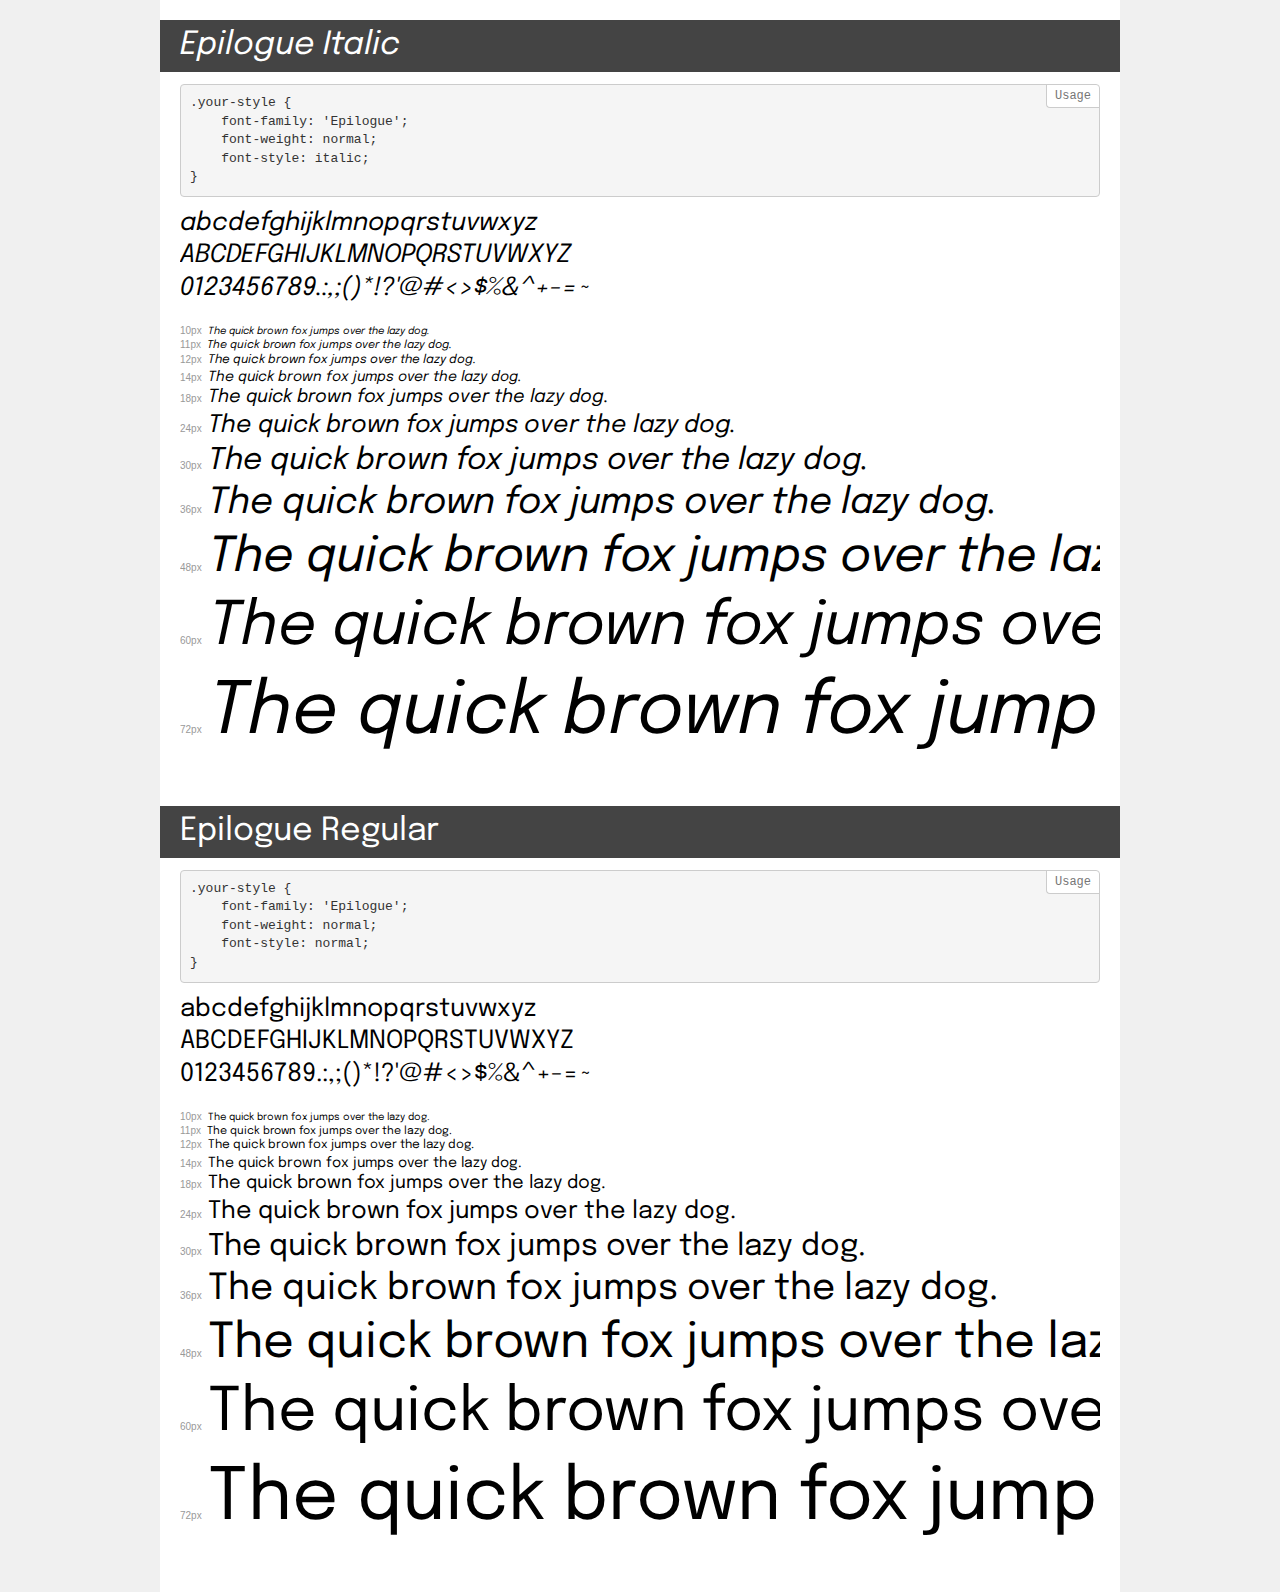
<file: _fonts/epilogue/demo.html>
<!DOCTYPE html>
<html lang="en">
<head>
    <meta charset="utf-8">
    <meta http-equiv="X-UA-Compatible" content="IE=edge">
    <meta name="viewport" content="width=device-width, initial-scale=1">
    <meta name="robots" content="noindex, noarchive">
    <meta name="format-detection" content="telephone=no">
    <title>Transfonter demo</title>
    <link href="stylesheet.css" rel="stylesheet">
    <style>
        /*
        http://meyerweb.com/eric/tools/css/reset/
        v2.0 | 20110126
        License: none (public domain)
        */
        html, body, div, span, applet, object, iframe,
        h1, h2, h3, h4, h5, h6, p, blockquote, pre,
        a, abbr, acronym, address, big, cite, code,
        del, dfn, em, img, ins, kbd, q, s, samp,
        small, strike, strong, sub, sup, tt, var,
        b, u, i, center,
        dl, dt, dd, ol, ul, li,
        fieldset, form, label, legend,
        table, caption, tbody, tfoot, thead, tr, th, td,
        article, aside, canvas, details, embed,
        figure, figcaption, footer, header, hgroup,
        menu, nav, output, ruby, section, summary,
        time, mark, audio, video {
            margin: 0;
            padding: 0;
            border: 0;
            font-size: 100%;
            font: inherit;
            vertical-align: baseline;
        }
        /* HTML5 display-role reset for older browsers */
        article, aside, details, figcaption, figure,
        footer, header, hgroup, menu, nav, section {
            display: block;
        }
        body {
            line-height: 1;
        }
        ol, ul {
            list-style: none;
        }
        blockquote, q {
            quotes: none;
        }
        blockquote:before, blockquote:after,
        q:before, q:after {
            content: '';
            content: none;
        }
        table {
            border-collapse: collapse;
            border-spacing: 0;
        }
        /* demo styles */
        body {
            background: #f0f0f0;
            color: #000;
        }
        .page {
            background: #fff;
            width: 920px;
            margin: 0 auto;
            padding: 20px 20px 0 20px;
            overflow: hidden;
        }
        .font-container {
            overflow-x: auto;
            overflow-y: hidden;
            margin-bottom: 40px;
            line-height: 1.3;
            white-space: nowrap;
            padding-bottom: 5px;
        }
        h1 {
            position: relative;
            background: #444;
            font-size: 32px;
            color: #fff;
            padding: 10px 20px;
            margin: 0 -20px 12px -20px;
        }
        .letters {
            font-size: 25px;
            margin-bottom: 20px;
        }
        .s10:before {
            content: '10px';
        }
        .s11:before {
            content: '11px';
        }
        .s12:before {
            content: '12px';
        }
        .s14:before {
            content: '14px';
        }
        .s18:before {
            content: '18px';
        }
        .s24:before {
            content: '24px';
        }
        .s30:before {
            content: '30px';
        }
        .s36:before {
            content: '36px';
        }
        .s48:before {
            content: '48px';
        }
        .s60:before {
            content: '60px';
        }
        .s72:before {
            content: '72px';
        }
        .s10:before, .s11:before, .s12:before, .s14:before,
        .s18:before, .s24:before, .s30:before, .s36:before,
        .s48:before, .s60:before, .s72:before {
            font-family: Arial, sans-serif;
            font-size: 10px;
            font-weight: normal;
            font-style: normal;
            color: #999;
            padding-right: 6px;
        }
        pre {
            display: block;
            position: relative;
            padding: 9px;
            margin: 0 0 10px;
            font-family: Monaco, Menlo, Consolas, "Courier New", monospace;
            font-size: 13px;
            line-height: 1.428571429;
            color: #333;
            font-weight: normal;
            font-style: normal;
            background-color: #f5f5f5;
            border: 1px solid #ccc;
            overflow-x: auto;
            border-radius: 4px;
        }
        pre:after {
            display: block;
            position: absolute;
            right: 0;
            top: 0;
            content: 'Usage';
            line-height: 1;
            padding: 5px 8px;
            font-size: 12px;
            color: #767676;
            background-color: #fff;
            border: 1px solid #ccc;
            border-right: none;
            border-top: none;
            border-radius: 0 4px 0 4px;
            z-index: 10;
        }
        /* responsive */
        @media (max-width: 959px) {
            .page {
                width: auto;
                margin: 0;
            }
        }
    </style>
</head>
<body>
<div class="page">
    <div class="demo">
        <h1 style="font-family: 'Epilogue'; font-weight: normal; font-style: italic;">Epilogue Italic</h1>
        <pre>.your-style {
    font-family: 'Epilogue';
    font-weight: normal;
    font-style: italic;
}</pre>
        <div class="font-container" style="font-family: 'Epilogue'; font-weight: normal; font-style: italic;">
            <p class="letters">
                abcdefghijklmnopqrstuvwxyz<br>
ABCDEFGHIJKLMNOPQRSTUVWXYZ<br>
                0123456789.:,;()*!?'@#<>$%&^+-=~
            </p>
            <p class="s10" style="font-size: 10px;">The quick brown fox jumps over the lazy dog.</p>
            <p class="s11" style="font-size: 11px;">The quick brown fox jumps over the lazy dog.</p>
            <p class="s12" style="font-size: 12px;">The quick brown fox jumps over the lazy dog.</p>
            <p class="s14" style="font-size: 14px;">The quick brown fox jumps over the lazy dog.</p>
            <p class="s18" style="font-size: 18px;">The quick brown fox jumps over the lazy dog.</p>
            <p class="s24" style="font-size: 24px;">The quick brown fox jumps over the lazy dog.</p>
            <p class="s30" style="font-size: 30px;">The quick brown fox jumps over the lazy dog.</p>
            <p class="s36" style="font-size: 36px;">The quick brown fox jumps over the lazy dog.</p>
            <p class="s48" style="font-size: 48px;">The quick brown fox jumps over the lazy dog.</p>
            <p class="s60" style="font-size: 60px;">The quick brown fox jumps over the lazy dog.</p>
            <p class="s72" style="font-size: 72px;">The quick brown fox jumps over the lazy dog.</p>
        </div>
    </div>
    <div class="demo">
        <h1 style="font-family: 'Epilogue'; font-weight: normal; font-style: normal;">Epilogue Regular</h1>
        <pre>.your-style {
    font-family: 'Epilogue';
    font-weight: normal;
    font-style: normal;
}</pre>
        <div class="font-container" style="font-family: 'Epilogue'; font-weight: normal; font-style: normal;">
            <p class="letters">
                abcdefghijklmnopqrstuvwxyz<br>
ABCDEFGHIJKLMNOPQRSTUVWXYZ<br>
                0123456789.:,;()*!?'@#<>$%&^+-=~
            </p>
            <p class="s10" style="font-size: 10px;">The quick brown fox jumps over the lazy dog.</p>
            <p class="s11" style="font-size: 11px;">The quick brown fox jumps over the lazy dog.</p>
            <p class="s12" style="font-size: 12px;">The quick brown fox jumps over the lazy dog.</p>
            <p class="s14" style="font-size: 14px;">The quick brown fox jumps over the lazy dog.</p>
            <p class="s18" style="font-size: 18px;">The quick brown fox jumps over the lazy dog.</p>
            <p class="s24" style="font-size: 24px;">The quick brown fox jumps over the lazy dog.</p>
            <p class="s30" style="font-size: 30px;">The quick brown fox jumps over the lazy dog.</p>
            <p class="s36" style="font-size: 36px;">The quick brown fox jumps over the lazy dog.</p>
            <p class="s48" style="font-size: 48px;">The quick brown fox jumps over the lazy dog.</p>
            <p class="s60" style="font-size: 60px;">The quick brown fox jumps over the lazy dog.</p>
            <p class="s72" style="font-size: 72px;">The quick brown fox jumps over the lazy dog.</p>
        </div>
    </div>
</div>
</body>
</html>
</file>
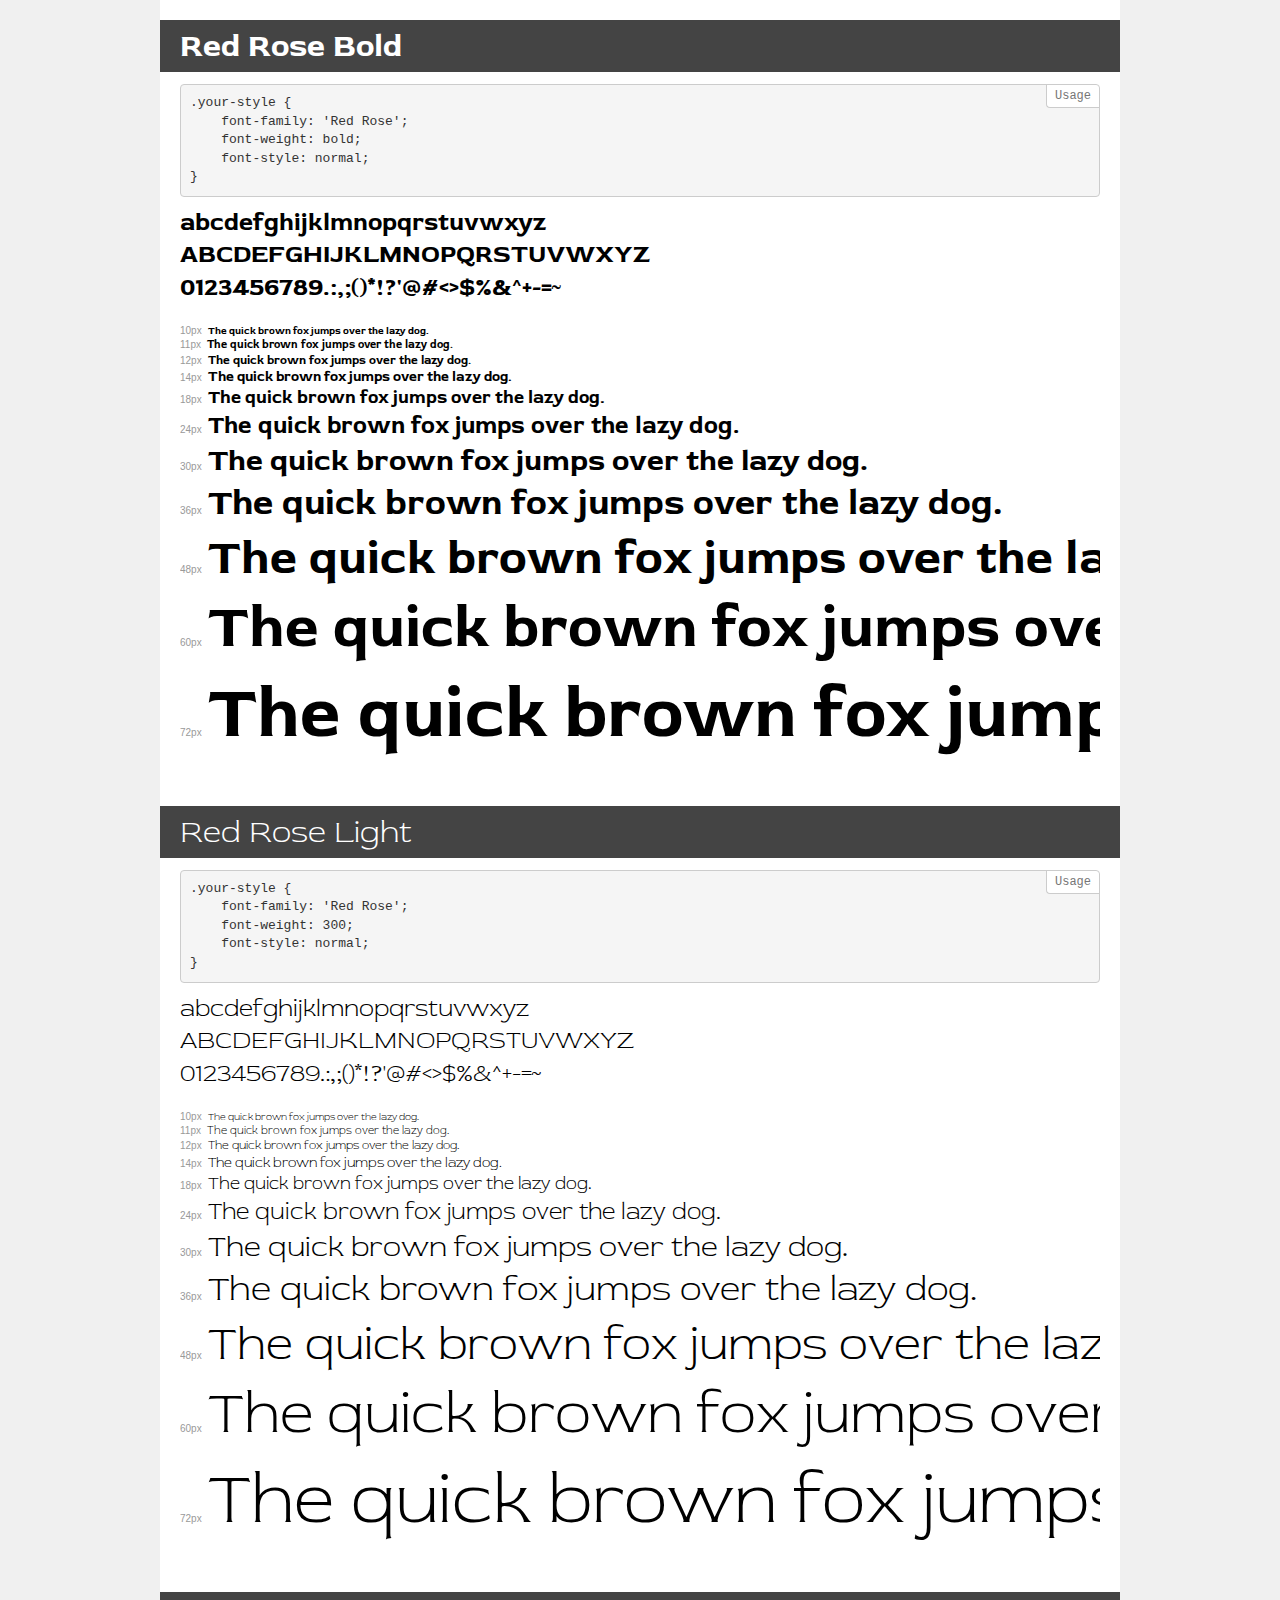
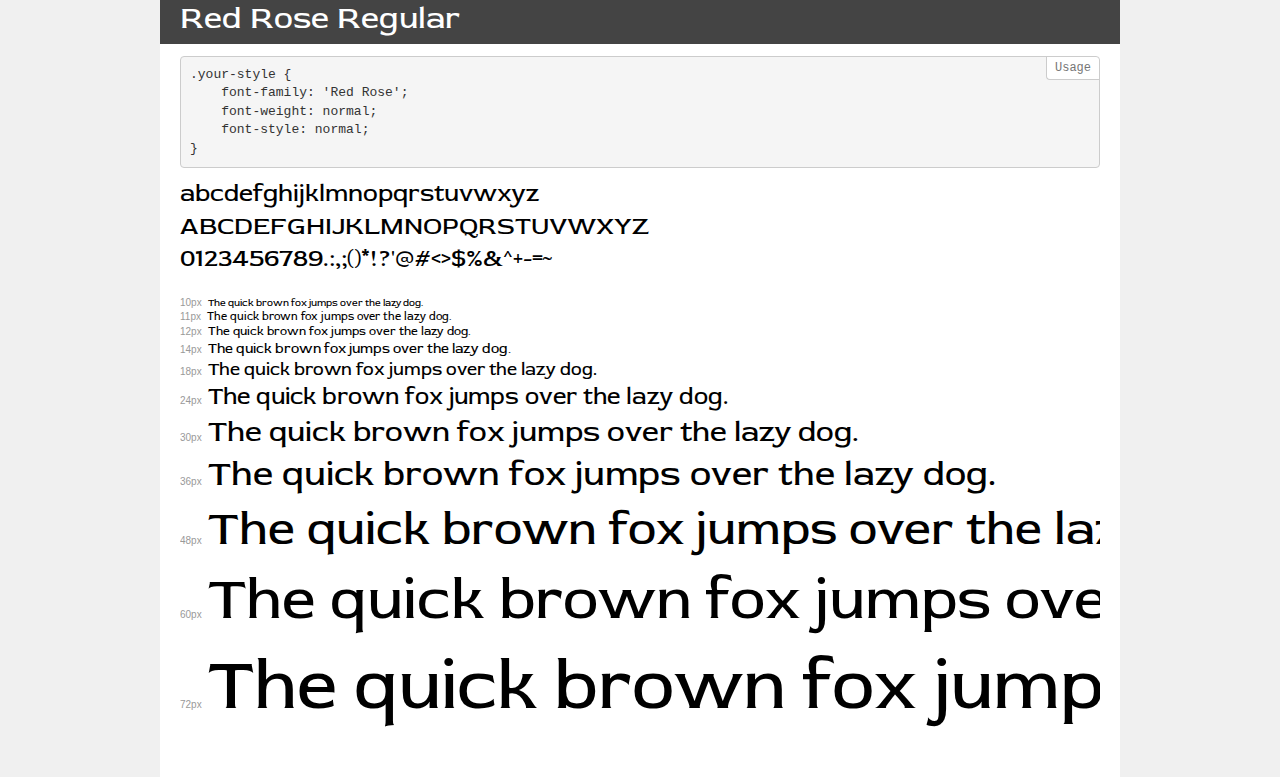
<file: _fonts/red-rose/demo.html>
<!DOCTYPE html>
<html lang="en">
<head>
    <meta charset="utf-8">
    <meta http-equiv="X-UA-Compatible" content="IE=edge">
    <meta name="viewport" content="width=device-width, initial-scale=1">
    <meta name="robots" content="noindex, noarchive">
    <meta name="format-detection" content="telephone=no">
    <title>Transfonter demo</title>
    <link href="stylesheet.css" rel="stylesheet">
    <style>
        /*
        http://meyerweb.com/eric/tools/css/reset/
        v2.0 | 20110126
        License: none (public domain)
        */
        html, body, div, span, applet, object, iframe,
        h1, h2, h3, h4, h5, h6, p, blockquote, pre,
        a, abbr, acronym, address, big, cite, code,
        del, dfn, em, img, ins, kbd, q, s, samp,
        small, strike, strong, sub, sup, tt, var,
        b, u, i, center,
        dl, dt, dd, ol, ul, li,
        fieldset, form, label, legend,
        table, caption, tbody, tfoot, thead, tr, th, td,
        article, aside, canvas, details, embed,
        figure, figcaption, footer, header, hgroup,
        menu, nav, output, ruby, section, summary,
        time, mark, audio, video {
            margin: 0;
            padding: 0;
            border: 0;
            font-size: 100%;
            font: inherit;
            vertical-align: baseline;
        }
        /* HTML5 display-role reset for older browsers */
        article, aside, details, figcaption, figure,
        footer, header, hgroup, menu, nav, section {
            display: block;
        }
        body {
            line-height: 1;
        }
        ol, ul {
            list-style: none;
        }
        blockquote, q {
            quotes: none;
        }
        blockquote:before, blockquote:after,
        q:before, q:after {
            content: '';
            content: none;
        }
        table {
            border-collapse: collapse;
            border-spacing: 0;
        }
        /* demo styles */
        body {
            background: #f0f0f0;
            color: #000;
        }
        .page {
            background: #fff;
            width: 920px;
            margin: 0 auto;
            padding: 20px 20px 0 20px;
            overflow: hidden;
        }
        .font-container {
            overflow-x: auto;
            overflow-y: hidden;
            margin-bottom: 40px;
            line-height: 1.3;
            white-space: nowrap;
            padding-bottom: 5px;
        }
        h1 {
            position: relative;
            background: #444;
            font-size: 32px;
            color: #fff;
            padding: 10px 20px;
            margin: 0 -20px 12px -20px;
        }
        .letters {
            font-size: 25px;
            margin-bottom: 20px;
        }
        .s10:before {
            content: '10px';
        }
        .s11:before {
            content: '11px';
        }
        .s12:before {
            content: '12px';
        }
        .s14:before {
            content: '14px';
        }
        .s18:before {
            content: '18px';
        }
        .s24:before {
            content: '24px';
        }
        .s30:before {
            content: '30px';
        }
        .s36:before {
            content: '36px';
        }
        .s48:before {
            content: '48px';
        }
        .s60:before {
            content: '60px';
        }
        .s72:before {
            content: '72px';
        }
        .s10:before, .s11:before, .s12:before, .s14:before,
        .s18:before, .s24:before, .s30:before, .s36:before,
        .s48:before, .s60:before, .s72:before {
            font-family: Arial, sans-serif;
            font-size: 10px;
            font-weight: normal;
            font-style: normal;
            color: #999;
            padding-right: 6px;
        }
        pre {
            display: block;
            position: relative;
            padding: 9px;
            margin: 0 0 10px;
            font-family: Monaco, Menlo, Consolas, "Courier New", monospace;
            font-size: 13px;
            line-height: 1.428571429;
            color: #333;
            font-weight: normal;
            font-style: normal;
            background-color: #f5f5f5;
            border: 1px solid #ccc;
            overflow-x: auto;
            border-radius: 4px;
        }
        pre:after {
            display: block;
            position: absolute;
            right: 0;
            top: 0;
            content: 'Usage';
            line-height: 1;
            padding: 5px 8px;
            font-size: 12px;
            color: #767676;
            background-color: #fff;
            border: 1px solid #ccc;
            border-right: none;
            border-top: none;
            border-radius: 0 4px 0 4px;
            z-index: 10;
        }
        /* responsive */
        @media (max-width: 959px) {
            .page {
                width: auto;
                margin: 0;
            }
        }
    </style>
</head>
<body>
<div class="page">
    <div class="demo">
        <h1 style="font-family: 'Red Rose'; font-weight: bold; font-style: normal;">Red Rose Bold</h1>
        <pre>.your-style {
    font-family: 'Red Rose';
    font-weight: bold;
    font-style: normal;
}</pre>
        <div class="font-container" style="font-family: 'Red Rose'; font-weight: bold; font-style: normal;">
            <p class="letters">
                abcdefghijklmnopqrstuvwxyz<br>
ABCDEFGHIJKLMNOPQRSTUVWXYZ<br>
                0123456789.:,;()*!?'@#<>$%&^+-=~
            </p>
            <p class="s10" style="font-size: 10px;">The quick brown fox jumps over the lazy dog.</p>
            <p class="s11" style="font-size: 11px;">The quick brown fox jumps over the lazy dog.</p>
            <p class="s12" style="font-size: 12px;">The quick brown fox jumps over the lazy dog.</p>
            <p class="s14" style="font-size: 14px;">The quick brown fox jumps over the lazy dog.</p>
            <p class="s18" style="font-size: 18px;">The quick brown fox jumps over the lazy dog.</p>
            <p class="s24" style="font-size: 24px;">The quick brown fox jumps over the lazy dog.</p>
            <p class="s30" style="font-size: 30px;">The quick brown fox jumps over the lazy dog.</p>
            <p class="s36" style="font-size: 36px;">The quick brown fox jumps over the lazy dog.</p>
            <p class="s48" style="font-size: 48px;">The quick brown fox jumps over the lazy dog.</p>
            <p class="s60" style="font-size: 60px;">The quick brown fox jumps over the lazy dog.</p>
            <p class="s72" style="font-size: 72px;">The quick brown fox jumps over the lazy dog.</p>
        </div>
    </div>
    <div class="demo">
        <h1 style="font-family: 'Red Rose'; font-weight: 300; font-style: normal;">Red Rose Light</h1>
        <pre>.your-style {
    font-family: 'Red Rose';
    font-weight: 300;
    font-style: normal;
}</pre>
        <div class="font-container" style="font-family: 'Red Rose'; font-weight: 300; font-style: normal;">
            <p class="letters">
                abcdefghijklmnopqrstuvwxyz<br>
ABCDEFGHIJKLMNOPQRSTUVWXYZ<br>
                0123456789.:,;()*!?'@#<>$%&^+-=~
            </p>
            <p class="s10" style="font-size: 10px;">The quick brown fox jumps over the lazy dog.</p>
            <p class="s11" style="font-size: 11px;">The quick brown fox jumps over the lazy dog.</p>
            <p class="s12" style="font-size: 12px;">The quick brown fox jumps over the lazy dog.</p>
            <p class="s14" style="font-size: 14px;">The quick brown fox jumps over the lazy dog.</p>
            <p class="s18" style="font-size: 18px;">The quick brown fox jumps over the lazy dog.</p>
            <p class="s24" style="font-size: 24px;">The quick brown fox jumps over the lazy dog.</p>
            <p class="s30" style="font-size: 30px;">The quick brown fox jumps over the lazy dog.</p>
            <p class="s36" style="font-size: 36px;">The quick brown fox jumps over the lazy dog.</p>
            <p class="s48" style="font-size: 48px;">The quick brown fox jumps over the lazy dog.</p>
            <p class="s60" style="font-size: 60px;">The quick brown fox jumps over the lazy dog.</p>
            <p class="s72" style="font-size: 72px;">The quick brown fox jumps over the lazy dog.</p>
        </div>
    </div>
    <div class="demo">
        <h1 style="font-family: 'Red Rose'; font-weight: normal; font-style: normal;">Red Rose Regular</h1>
        <pre>.your-style {
    font-family: 'Red Rose';
    font-weight: normal;
    font-style: normal;
}</pre>
        <div class="font-container" style="font-family: 'Red Rose'; font-weight: normal; font-style: normal;">
            <p class="letters">
                abcdefghijklmnopqrstuvwxyz<br>
ABCDEFGHIJKLMNOPQRSTUVWXYZ<br>
                0123456789.:,;()*!?'@#<>$%&^+-=~
            </p>
            <p class="s10" style="font-size: 10px;">The quick brown fox jumps over the lazy dog.</p>
            <p class="s11" style="font-size: 11px;">The quick brown fox jumps over the lazy dog.</p>
            <p class="s12" style="font-size: 12px;">The quick brown fox jumps over the lazy dog.</p>
            <p class="s14" style="font-size: 14px;">The quick brown fox jumps over the lazy dog.</p>
            <p class="s18" style="font-size: 18px;">The quick brown fox jumps over the lazy dog.</p>
            <p class="s24" style="font-size: 24px;">The quick brown fox jumps over the lazy dog.</p>
            <p class="s30" style="font-size: 30px;">The quick brown fox jumps over the lazy dog.</p>
            <p class="s36" style="font-size: 36px;">The quick brown fox jumps over the lazy dog.</p>
            <p class="s48" style="font-size: 48px;">The quick brown fox jumps over the lazy dog.</p>
            <p class="s60" style="font-size: 60px;">The quick brown fox jumps over the lazy dog.</p>
            <p class="s72" style="font-size: 72px;">The quick brown fox jumps over the lazy dog.</p>
        </div>
    </div>
</div>
</body>
</html>
</file>
<file: _fonts/epilogue/stylesheet.css>
@font-face {
    font-family: 'Epilogue';
    src: url('Epilogue-Italic.woff2') format('woff2'),
        url('Epilogue-Italic.woff') format('woff');
    font-weight: normal;
    font-style: italic;
}

@font-face {
    font-family: 'Epilogue';
    src: url('Epilogue-Regular.woff2') format('woff2'),
        url('Epilogue-Regular.woff') format('woff');
    font-weight: normal;
    font-style: normal;
}
</file>
<file: _fonts/red-rose/stylesheet.css>
@font-face {
    font-family: 'Red Rose';
    src: url('RedRose-Bold.woff2') format('woff2'),
        url('RedRose-Bold.woff') format('woff');
    font-weight: bold;
    font-style: normal;
}

@font-face {
    font-family: 'Red Rose';
    src: url('RedRose-Light.woff2') format('woff2'),
        url('RedRose-Light.woff') format('woff');
    font-weight: 300;
    font-style: normal;
}

@font-face {
    font-family: 'Red Rose';
    src: url('RedRose-Regular.woff2') format('woff2'),
        url('RedRose-Regular.woff') format('woff');
    font-weight: normal;
    font-style: normal;
}
</file>
